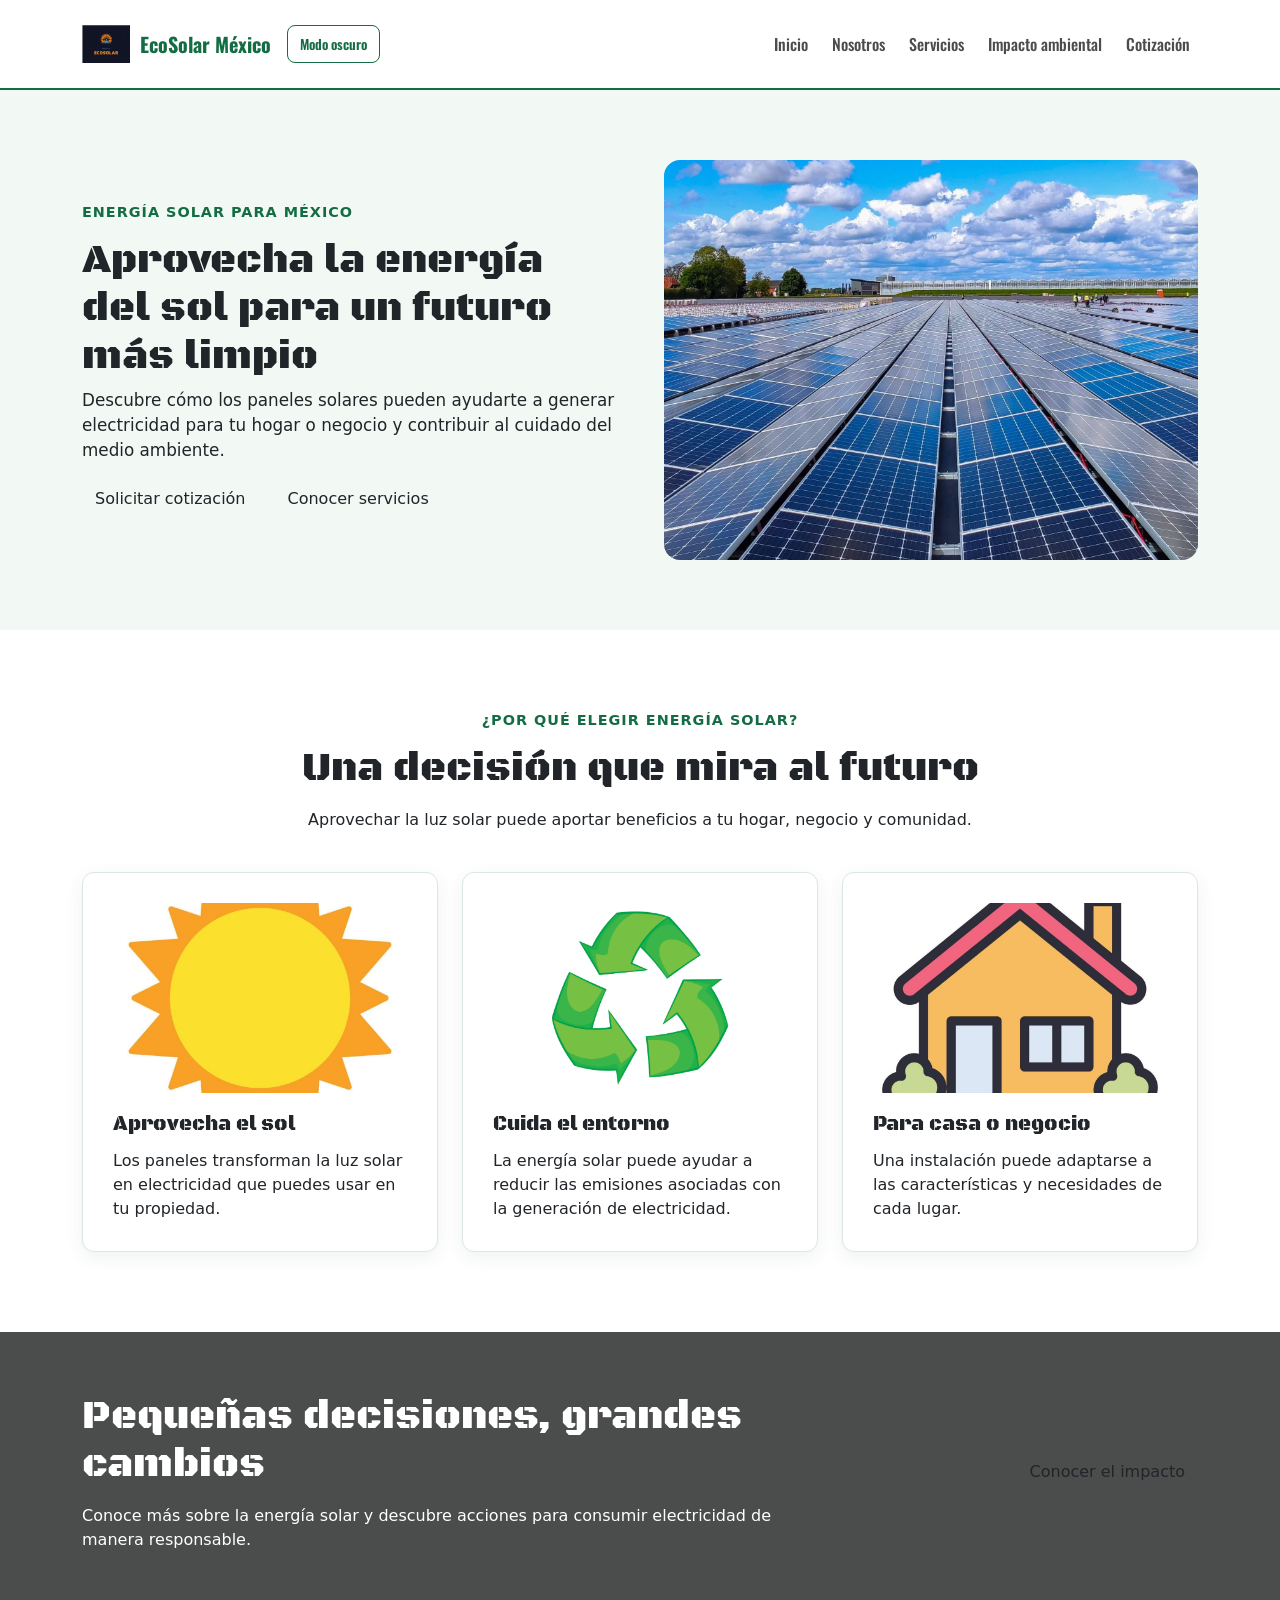
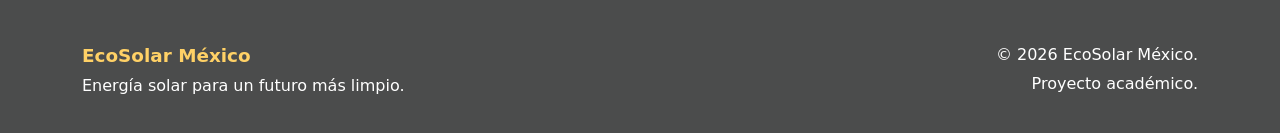
<file: index.html>
<!DOCTYPE html>
<html lang="es">
<head>
    <meta charset="UTF-8">
    <meta name="viewport" content="width=device-width, initial-scale=1.0">
    <meta name="author" content="Pavel Joel Angeles Mendoza">
    <meta name="description" content="EcoSolar México: paneles solares y cuidado del medio ambiente.">
    <title>Inicio | EcoSolar México</title>
    <link rel="stylesheet" href="css\estilos.css">
    <link rel="preconnect" href="https://fonts.googleapis.com">
    <link rel="preconnect" href="https://fonts.gstatic.com" crossorigin>
    <link href="https://fonts.googleapis.com/css2?family=Poppins:wght@400;500;600;700&display=swap" rel="stylesheet">
    <link href="https://cdn.jsdelivr.net/npm/bootstrap@5.3.3/dist/css/bootstrap.min.css" rel="stylesheet">
    <link rel="preconnect" href="https://fonts.googleapis.com">
    <link rel="preconnect" href="https://fonts.gstatic.com" crossorigin>
    <link href="https://fonts.googleapis.com/css2?family=Black+Ops+One&family=Isometra&family=Oswald:wght@200..700&display=swap" rel="stylesheet">
</head>
<body>
    <header class="encabezado">
    <nav class="navbar navbar-expand-lg" aria-label="Navegación principal">
        <div class="container">

           
           
            <a class="navbar-brand marca" href="index.html">
             <img
                src="img/Captura de pantalla 2026-10-27 155059.png"
                class="logo"
                alt="Logo de EcoSolar México">
             <span>EcoSolar México</span>
            </a>
        <button
          type="button"
          class="boton-modo"
          id="botonModo"
          aria-pressed="false">
          Modo oscuro
        </button>
        
    <button
        class="navbar-toggler"
        type="button"
        data-bs-toggle="collapse"
        data-bs-target="#menuPrincipal"
        aria-controls="menuPrincipal"
        aria-expanded="false"
        aria-label="Abrir o cerrar menú">

     <span class="navbar-toggler-icon"></span>
    </button>

            <div class="collapse navbar-collapse" id="menuPrincipal">
                <ul class="navbar-nav ms-auto align-items-lg-center">
                    <li class="nav-item">
                        <a class="nav-link" href="index.html">
                            Inicio
                        </a>
                    </li>

                    <li class="nav-item">
                        <a class="nav-link" href="nosotros.html">
                            Nosotros
                        </a>
                    </li>

                    <li class="nav-item">
                        <a class="nav-link" href="servicios.html">
                            Servicios
                        </a>
                    </li>

                    <li class="nav-item">
                        <a class="nav-link" href="impacto.html">
                            Impacto ambiental
                        </a>
                    </li>

                    <li class="nav-item">
                        <a class="nav-link" href="cotizacion.html">
                            Cotización
                        </a>
                    </li>
                </ul>
            </div>

        </div>
    </nav>
</header>

    <main>
    <section class="portada">
        <div class="container">
            <div class="row align-items-center g-5">

                <div class="col-12 col-lg-6">
                    <p class="etiqueta-portada">
                        Energía solar para México
                    </p>

                    <h1>
                        Aprovecha la energía del sol para un futuro más limpio
                    </h1>

                    <p class="texto-portada">
                        Descubre cómo los paneles solares pueden ayudarte
                        a generar electricidad para tu hogar o negocio y
                        contribuir al cuidado del medio ambiente.
                    </p>

                    <div class="d-flex flex-wrap gap-3">
                        <a href="cotizacion.html" class="btn btn-ecosolar">
                            Solicitar cotización
                        </a>

                        <a href="servicios.html" class="btn boton-secundario">
                            Conocer servicios
                        </a>
                    </div>
                </div>

                <div class="col-12 col-lg-6">
                    <img
                        src="img/Instalacion-de-paneles-solares-industriales.jpg"
                        class="imagen-portada"
                        alt="Paneles solares instalados bajo la luz del sol">
                </div>

            </div>
        </div>
    </section>

    <section class="beneficios">
        <div class="container">

            <div class="encabezado-seccion">
                <p class="etiqueta-seccion">¿POR QUÉ ELEGIR ENERGÍA SOLAR?</p>
                <h2>Una decisión que mira al futuro</h2>
                <p>
                    Aprovechar la luz solar puede aportar beneficios
                    a tu hogar, negocio y comunidad.
                </p>
            </div>

            <div class="row g-4">

                <div class="col-12 col-md-6 col-lg-4">
                    <article class="tarjeta-beneficio">
                        <img src="img/9635c1f5efd626c81107e687a857472a.jpg" class="imagen-card" alt="Instalación de paneles solares en una casa" loading="lazy">
                        <h3>Aprovecha el sol</h3>
                        <p>
                            Los paneles transforman la luz solar en
                            electricidad que puedes usar en tu propiedad.
                        </p>
                    </article>
                </div>

                <div class="col-12 col-md-6 col-lg-4">
                    <article class="tarjeta-beneficio">
                        <img src="img/reci.jpg" class="imagen-card" alt="Instalación de paneles solares en una casa" loading="lazy">
                        <h3>Cuida el entorno</h3>
                        <p>
                            La energía solar puede ayudar a reducir
                            las emisiones asociadas con la generación
                            de electricidad.
                        </p>
                    </article>
                </div>

                <div class="col-12 col-md-6 col-lg-4">
                    <article class="tarjeta-beneficio">
                       <img src="img/d8786dec726c5fb15a66a74c75a04124.jpg" class="imagen-card" alt="Instalación de paneles solares en una casa" loading="lazy">
                        <h3>Para casa o negocio</h3>
                        <p>
                            Una instalación puede adaptarse a las
                            características y necesidades de cada lugar.
                        </p>
                    </article>
                </div>

            </div>
        </div>
    </section>
    <section class="invitacion">
        <div class="container">
            <div class="row align-items-center g-4">

                <div class="col-12 col-lg-8">
                    <h2>Pequeñas decisiones, grandes cambios</h2>
                    <p>
                        Conoce más sobre la energía solar y descubre
                        acciones para consumir electricidad de manera
                        responsable.
                    </p>
                </div>

                <div class="col-12 col-lg-4 text-lg-end">
                    <a href="impacto.html" class="btn btn-amarillo">
                        Conocer el impacto
                    </a>
                </div>

            </div>
        </div>
    </section>
</main>

    <footer class="pie-pagina">
    <div class="container">
        <div class="row align-items-center">

            <div class="col-12 col-md-6 text-center text-md-start">
                <p class="nombre-pie">EcoSolar México</p>
                <p>Energía solar para un futuro más limpio.</p>
            </div>

            <div class="col-12 col-md-6 text-center text-md-end">
                <p>&copy; 2026 EcoSolar México.</p>
                <p>Proyecto académico.</p>
            </div>

        </div>
    </div>
</footer>
       <script src="js/script.js" defer></script>

    <script src="https://cdn.jsdelivr.net/npm/bootstrap@5.3.3/dist/js/bootstrap.bundle.min.js"></script>
</body>
</html>
</file>
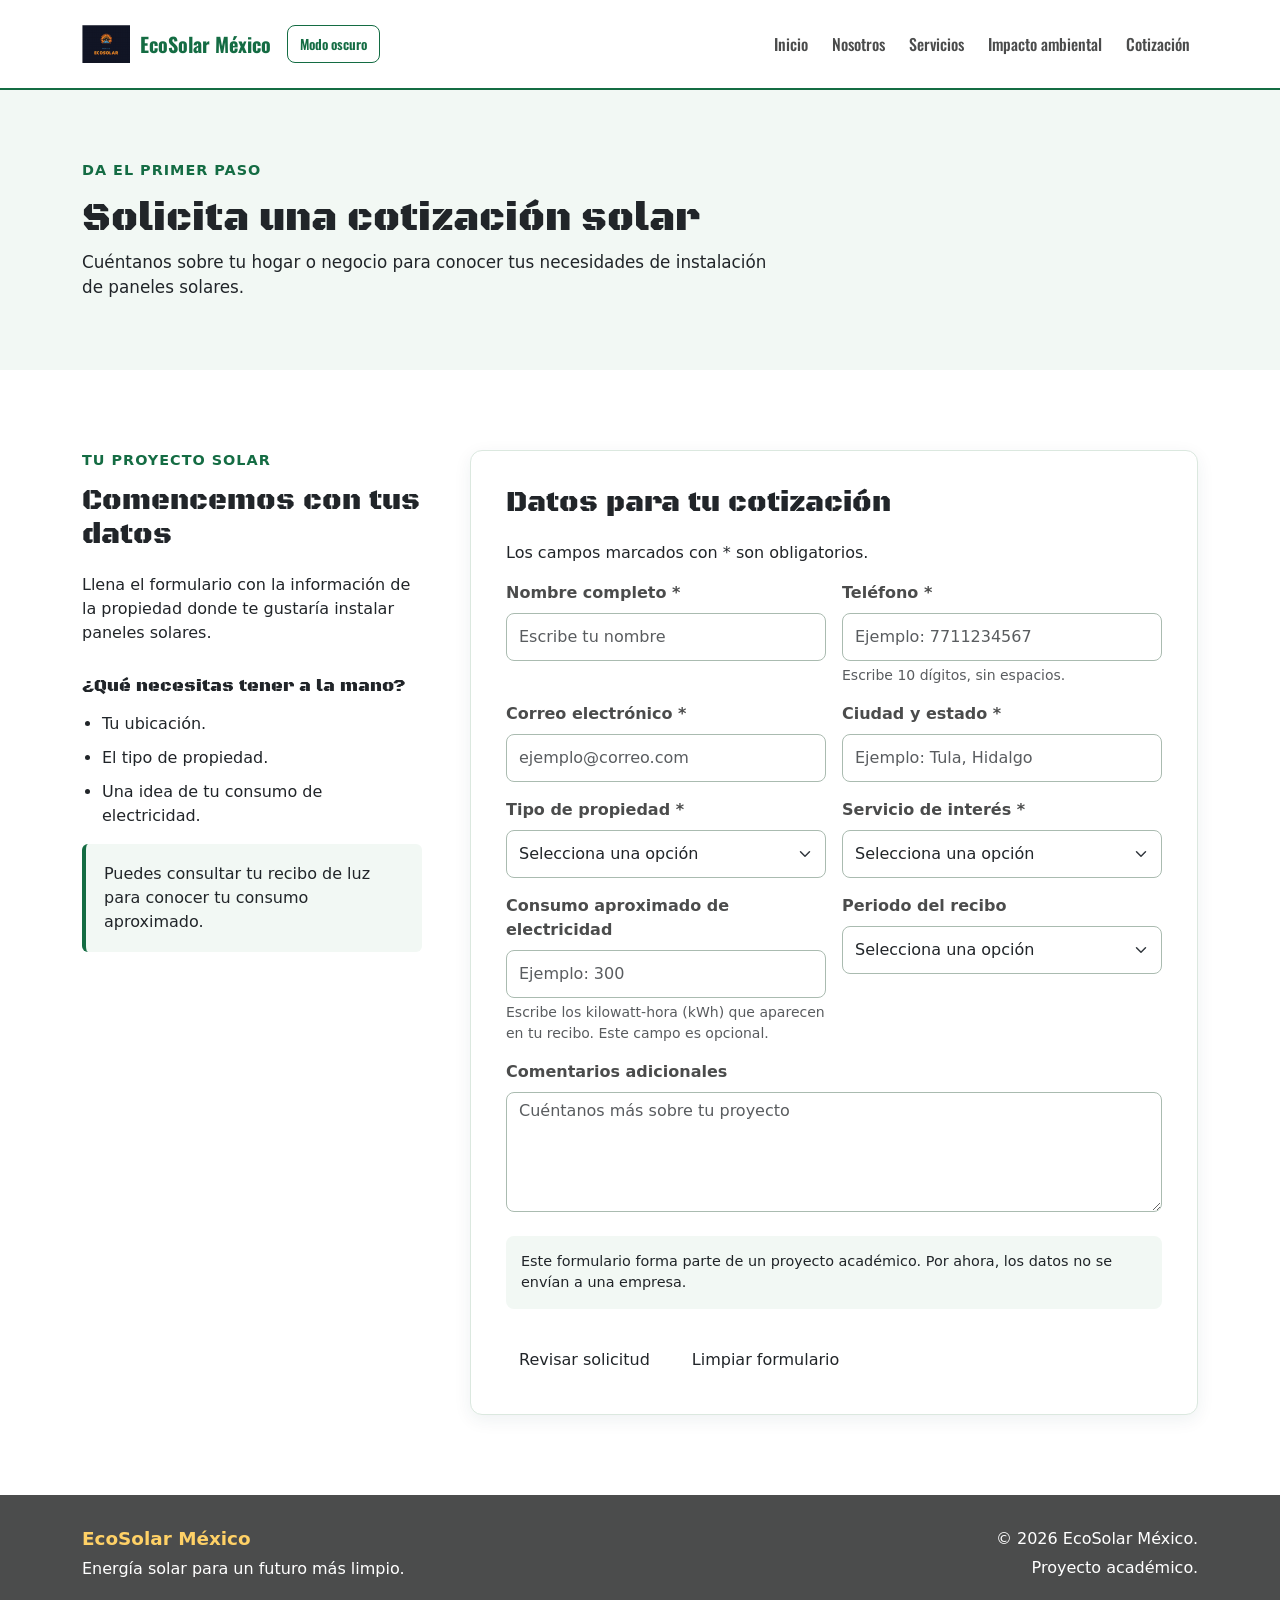
<file: cotizacion.html>
<!DOCTYPE html>
<html lang="es">
<head>
    <meta charset="UTF-8">
    <meta name="viewport" content="width=device-width, initial-scale=1.0">
    <meta name="author" content="Pavel Joel Angeles Mendoza">
    <meta name="description" content="EcoSolar México: paneles solares y cuidado del medio ambiente.">
    <title>Inicio | EcoSolar México</title>
    <link rel="stylesheet" href="css/estilos.css">
    <link rel="preconnect" href="https://fonts.googleapis.com">
    <link rel="preconnect" href="https://fonts.gstatic.com" crossorigin>
    <link href="https://fonts.googleapis.com/css2?family=Poppins:wght@400;500;600;700&display=swap" rel="stylesheet">
    <link href="https://cdn.jsdelivr.net/npm/bootstrap@5.3.3/dist/css/bootstrap.min.css" rel="stylesheet">
    <link rel="preconnect" href="https://fonts.googleapis.com">
    <link rel="preconnect" href="https://fonts.gstatic.com" crossorigin>
    <link href="https://fonts.googleapis.com/css2?family=Black+Ops+One&family=Isometra&family=Oswald:wght@200..700&display=swap" rel="stylesheet">
</head>
<body>
    <header class="encabezado">
    <nav class="navbar navbar-expand-lg" aria-label="Navegación principal">
        <div class="container">

            <a class="navbar-brand marca" href="index.html">
             <img
                src="img/Captura de pantalla 2026-10-27 155059.png"
                class="logo"
                alt="Logo de EcoSolar México">
             <span>EcoSolar México</span>
            </a>

            
             <button
          type="button"
          class="boton-modo"
          id="botonModo"
          aria-pressed="false">
         Modo oscuro
        </button>
                  
    <button
        class="navbar-toggler"
        type="button"
        data-bs-toggle="collapse"
        data-bs-target="#menuPrincipal"
        aria-controls="menuPrincipal"
        aria-expanded="false"
        aria-label="Abrir o cerrar menú">

     <span class="navbar-toggler-icon"></span>
    </button>

            
            <div class="collapse navbar-collapse" id="menuPrincipal">
                <ul class="navbar-nav ms-auto align-items-lg-center">
                    <li class="nav-item">
                        <a class="nav-link" href="index.html">
                            Inicio
                        </a>
                    </li>

                    <li class="nav-item">
                        <a class="nav-link" href="nosotros.html">
                            Nosotros
                        </a>
                    </li>

                    <li class="nav-item">
                        <a class="nav-link" href="servicios.html">
                            Servicios
                        </a>
                    </li>

                    <li class="nav-item">
                        <a class="nav-link" href="impacto.html">
                            Impacto ambiental
                        </a>
                    </li>

                    <li class="nav-item">
                        <a class="nav-link" href="cotizacion.html">
                            Cotización
                        </a>
                    </li>
                </ul>
            </div>

        </div>
    </nav>
</header>

    <main>
  
    <section class="pagina-encabezado">
        <div class="container">
            <p class="etiqueta-seccion">DA EL PRIMER PASO</p>

            <h1>Solicita una cotización solar</h1>

            <p>
                Cuéntanos sobre tu hogar o negocio para conocer tus
                necesidades de instalación de paneles solares.
            </p>
        </div>
    </section>

    <section class="cotizacion-seccion">
        <div class="container">
            <div class="row g-5">

                <div class="col-12 col-lg-4">
                    <div class="informacion-cotizacion">
                        <p class="etiqueta-seccion">TU PROYECTO SOLAR</p>

                        <h2>Comencemos con tus datos</h2>

                        <p>
                            Llena el formulario con la información de
                            la propiedad donde te gustaría instalar
                            paneles solares.
                        </p>

                        <h3>¿Qué necesitas tener a la mano?</h3>

                        <ul>
                            <li>Tu ubicación.</li>
                            <li>El tipo de propiedad.</li>
                            <li>Una idea de tu consumo de electricidad.</li>
                        </ul>

                        <p class="nota-cotizacion">
                            Puedes consultar tu recibo de luz para
                            conocer tu consumo aproximado.
                        </p>
                    </div>
                </div>

               
                <div class="col-12 col-lg-8">
                    <form id="formularioCotizacion" class="formulario-cotizacion">
                        <h2>Datos para tu cotización</h2>

                        <p>
                            Los campos marcados con
                            <span aria-hidden="true">*</span>
                            <span class="visually-hidden">un asterisco</span>
                            son obligatorios.
                        </p>

                        <div class="row g-3">

                            
                            <div class="col-12 col-md-6">
                                <label for="nombre" class="form-label">
                                    Nombre completo *
                                </label>

                                <input
                                    type="text"
                                    class="form-control"
                                    id="nombre"
                                    name="nombre"
                                    placeholder="Escribe tu nombre"
                                    autocomplete="name"
                                    minlength="3"
                                    maxlength="80"
                                    required>
                            </div>

                            <div class="col-12 col-md-6">
                                <label for="telefono" class="form-label">
                                    Teléfono *
                                </label>

                                <input
                                    type="tel"
                                    class="form-control"
                                    id="telefono"
                                    name="telefono"
                                    placeholder="Ejemplo: 7711234567"
                                    autocomplete="tel"
                                    inputmode="numeric"
                                    pattern="[0-9]{10}"
                                    title="Escribe un número de teléfono de 10 dígitos."
                                    required>

                                <div class="form-text">
                                    Escribe 10 dígitos, sin espacios.
                                </div>
                            </div>

                           
                            <div class="col-12 col-md-6">
                                <label for="correo" class="form-label">
                                    Correo electrónico *
                                </label>

                                <input
                                    type="email"
                                    class="form-control"
                                    id="correo"
                                    name="correo"
                                    placeholder="ejemplo@correo.com"
                                    autocomplete="email"
                                    maxlength="100"
                                    required>
                            </div>

                            <div class="col-12 col-md-6">
                                <label for="ubicacion" class="form-label">
                                    Ciudad y estado *
                                </label>

                                <input
                                    type="text"
                                    class="form-control"
                                    id="ubicacion"
                                    name="ubicacion"
                                    placeholder="Ejemplo: Tula, Hidalgo"
                                    minlength="3"
                                    maxlength="100"
                                    required>
                            </div>

                            <div class="col-12 col-md-6">
                                <label for="propiedad" class="form-label">
                                    Tipo de propiedad *
                                </label>

                                <select
                                    class="form-select"
                                    id="propiedad"
                                    name="propiedad"
                                    required>

                                    <option value="">Selecciona una opción</option>
                                    <option value="hogar">Hogar</option>
                                    <option value="negocio">Negocio</option>
                                    <option value="otra">Otra propiedad</option>
                                </select>
                            </div>

                            <div class="col-12 col-md-6">
                                <label for="servicio" class="form-label">
                                    Servicio de interés *
                                </label>

                                <select
                                    class="form-select"
                                    id="servicio"
                                    name="servicio"
                                    required>

                                    <option value="">Selecciona una opción</option>
                                    <option value="instalacion">Instalación de paneles</option>
                                    <option value="mantenimiento">Mantenimiento</option>
                                    <option value="informacion">Solicitar información</option>
                                </select>
                            </div>

                            <div class="col-12 col-md-6">
                                <label for="consumo" class="form-label">
                                    Consumo aproximado de electricidad
                                </label>

                                <input
                                    type="number"
                                    class="form-control"
                                    id="consumo"
                                    name="consumo"
                                    placeholder="Ejemplo: 300"
                                    min="1"
                                    step="1"
                                    aria-describedby="ayudaConsumo">

                                <div id="ayudaConsumo" class="form-text">
                                    Escribe los kilowatt-hora (kWh) que aparecen
                                    en tu recibo. Este campo es opcional.
                                </div>
                            </div>

                            <div class="col-12 col-md-6">
                                <label for="periodo" class="form-label">
                                    Periodo del recibo
                                </label>

                                <select
                                    class="form-select"
                                    id="periodo"
                                    name="periodo">

                                    <option value="">Selecciona una opción</option>
                                    <option value="mensual">Mensual</option>
                                    <option value="bimestral">Bimestral</option>
                                    <option value="no-se">No lo sé</option>
                                </select>
                            </div>

                            <div class="col-12">
                                <label for="comentarios" class="form-label">
                                    Comentarios adicionales
                                </label>

                                <textarea
                                    class="form-control"
                                    id="comentarios"
                                    name="comentarios"
                                    rows="4"
                                    maxlength="500"
                                    placeholder="Cuéntanos más sobre tu proyecto"></textarea>
                            </div>

                            <div class="col-12">
                                <p class="aviso-formulario">
                                    Este formulario forma parte de un proyecto
                                    académico. Por ahora, los datos no se envían
                                    a una empresa.
                                </p>
                            </div>

                            <div class="col-12">
                                <div
                                    id="mensajeFormulario"
                                    role="status"
                                    aria-live="polite"></div>
                            </div>

                            <div class="col-12 d-flex flex-wrap gap-3">
                                <button type="submit" class="btn btn-ecosolar">
                                    Revisar solicitud
                                </button>

                                <button type="reset" class="btn boton-secundario">
                                    Limpiar formulario
                                </button>
                            </div>

                        </div>
                    </form>
                </div>

            </div>
        </div>
    </section>
</main>

    <footer class="pie-pagina">
    <div class="container">
        <div class="row align-items-center">

            <div class="col-12 col-md-6 text-center text-md-start">
                <p class="nombre-pie">EcoSolar México</p>
                <p>Energía solar para un futuro más limpio.</p>
            </div>

            <div class="col-12 col-md-6 text-center text-md-end">
                <p>&copy; 2026 EcoSolar México.</p>
                <p>Proyecto académico.</p>
            </div>

        </div>
    </div>
    <script src="js/script.js" defer></script>

    <script src="https://cdn.jsdelivr.net/npm/bootstrap@5.3.3/dist/js/bootstrap.bundle.min.js"></script>
</body>
</html>
</file>
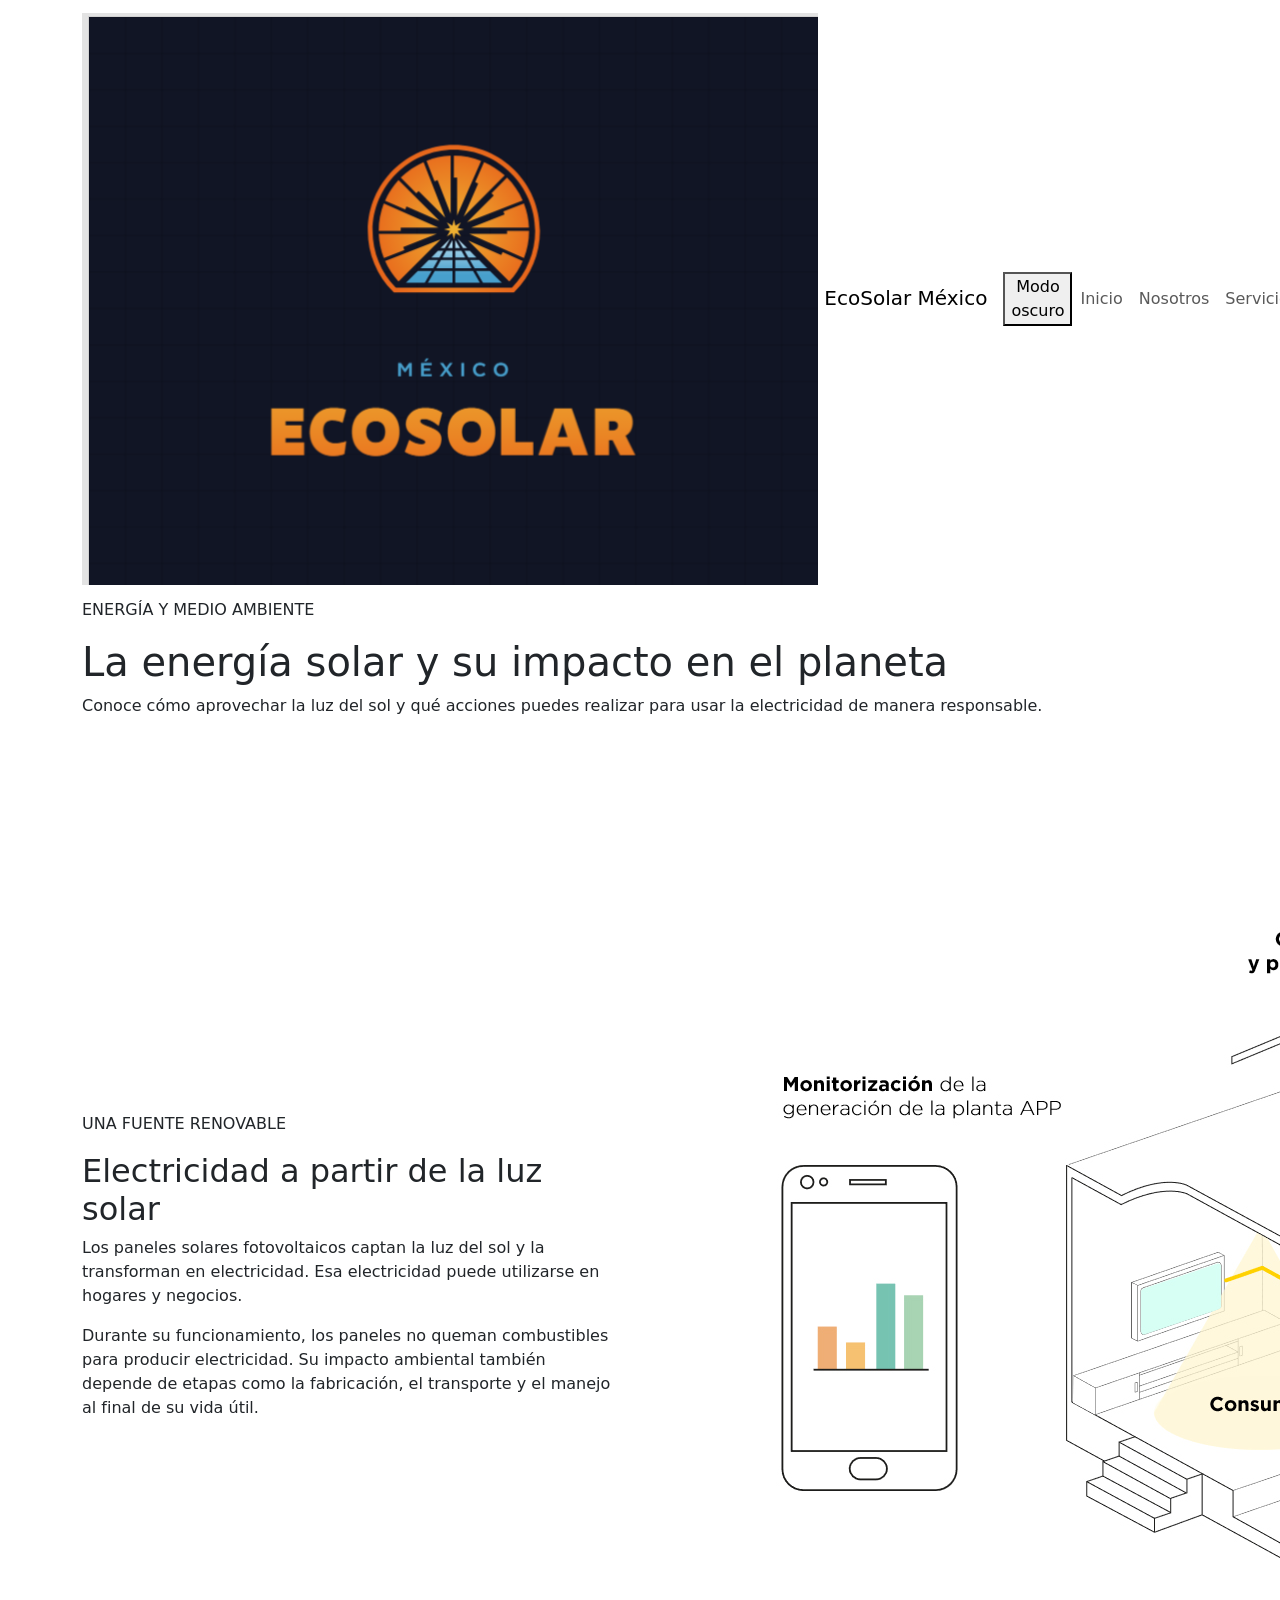
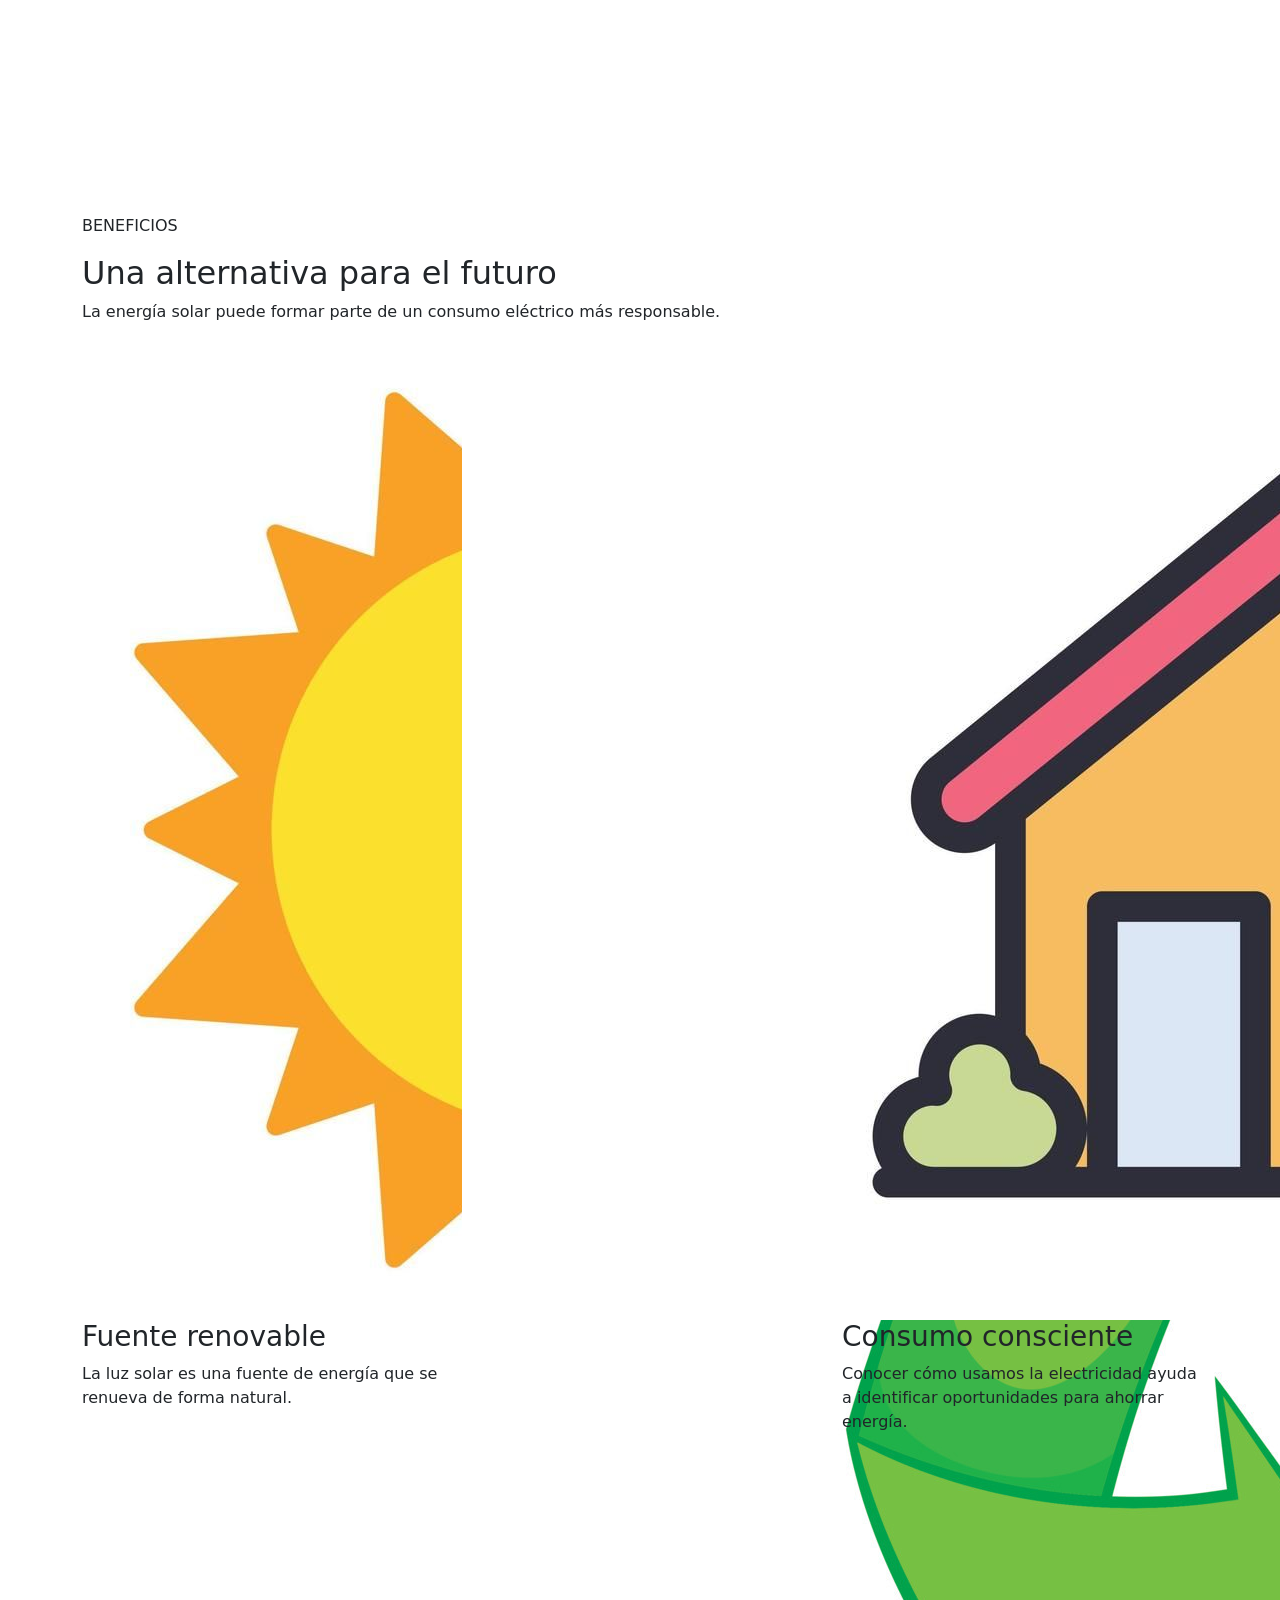
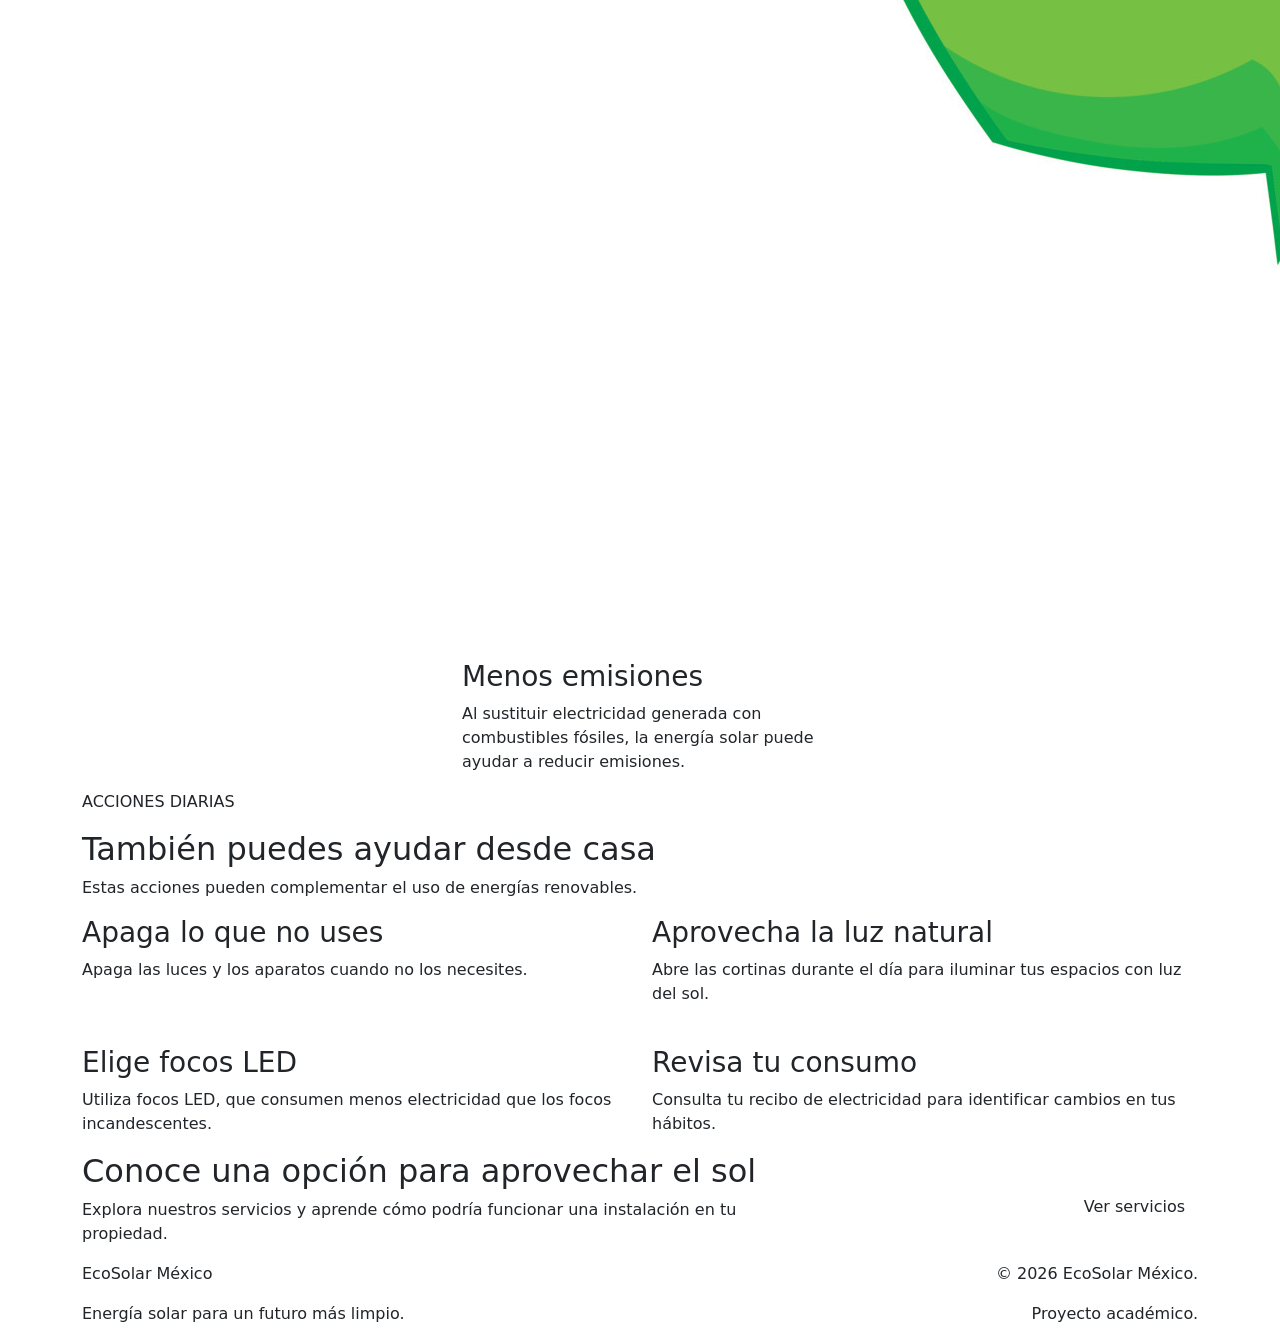
<file: impacto.html>
<!DOCTYPE html>
<html lang="es">
<head>
    <meta charset="UTF-8">
    <meta name="viewport" content="width=device-width, initial-scale=1.0">
    <meta name="author" content="Pavel Joel Angeles Mendoza">
    <meta name="description" content="EcoSolar México: paneles solares y cuidado del medio ambiente.">
    <title>Inicio | EcoSolar México</title>
    <link rel="stylesheet" href="C:\UTTT\sSOLAR\css\estilos.css">
    <link rel="preconnect" href="https://fonts.googleapis.com">
    <link rel="preconnect" href="https://fonts.gstatic.com" crossorigin>
    <link href="https://fonts.googleapis.com/css2?family=Poppins:wght@400;500;600;700&display=swap" rel="stylesheet">
    <link href="https://cdn.jsdelivr.net/npm/bootstrap@5.3.3/dist/css/bootstrap.min.css" rel="stylesheet">
    <link rel="preconnect" href="https://fonts.googleapis.com">
    <link rel="preconnect" href="https://fonts.gstatic.com" crossorigin>
    <link href="https://fonts.googleapis.com/css2?family=Black+Ops+One&family=Isometra&family=Oswald:wght@200..700&display=swap" rel="stylesheet">
</head>
<body>
   <header class="encabezado">
    <nav class="navbar navbar-expand-lg" aria-label="Navegación principal">
        <div class="container">

            
            <a class="navbar-brand marca" href="index.html">
             <img
                src="img/Captura de pantalla 2026-10-27 155059.png"
                class="logo"
                alt="Logo de EcoSolar México">
             <span>EcoSolar México</span>
            </a>

            
            <button
          type="button"
          class="boton-modo"
          id="botonModo"
          aria-pressed="false">
         Modo oscuro
        </button>
                  
    <button
        class="navbar-toggler"
        type="button"
        data-bs-toggle="collapse"
        data-bs-target="#menuPrincipal"
        aria-controls="menuPrincipal"
        aria-expanded="false"
        aria-label="Abrir o cerrar menú">

     <span class="navbar-toggler-icon"></span>
    </button>

            <div class="collapse navbar-collapse" id="menuPrincipal">
                <ul class="navbar-nav ms-auto align-items-lg-center">
                    <li class="nav-item">
                        <a class="nav-link" href="index.html">
                            Inicio
                        </a>
                    </li>

                    <li class="nav-item">
                        <a class="nav-link" href="nosotros.html">
                            Nosotros
                        </a>
                    </li>

                    <li class="nav-item">
                        <a class="nav-link" href="servicios.html">
                            Servicios
                        </a>
                    </li>

                    <li class="nav-item">
                        <a class="nav-link" href="impacto.html">
                            Impacto ambiental
                        </a>
                    </li>

                    <li class="nav-item">
                        <a class="nav-link" href="cotizacion.html">
                            Cotización
                        </a>
                    </li>
                </ul>
            </div>

        </div>
    </nav>
</header>

    <main>

    <section class="pagina-encabezado">
        <div class="container">
            <p class="etiqueta-seccion">ENERGÍA Y MEDIO AMBIENTE</p>

            <h1>La energía solar y su impacto en el planeta</h1>

            <p>
                Conoce cómo aprovechar la luz del sol y qué acciones
                puedes realizar para usar la electricidad de manera responsable.
            </p>
        </div>
    </section>

    <section class="impacto-seccion">
        <div class="container">
            <div class="row align-items-center g-5">

                <div class="col-12 col-lg-6">
                    <p class="etiqueta-seccion">UNA FUENTE RENOVABLE</p>

                    <h2>Electricidad a partir de la luz solar</h2>

                    <p>
                        Los paneles solares fotovoltaicos captan la luz
                        del sol y la transforman en electricidad. Esa
                        electricidad puede utilizarse en hogares y negocios.
                    </p>

                    <p>
                        Durante su funcionamiento, los paneles no queman
                        combustibles para producir electricidad. Su impacto
                        ambiental también depende de etapas como la
                        fabricación, el transporte y el manejo al final
                        de su vida útil.
                    </p>
                </div>

                <div class="col-12 col-lg-6">
                    <img
                        src="img/esquema-jpg.png"
                        class="imagen-impacto"
                        alt="Paneles solares en un paisaje rodeado de naturaleza">
                </div>

            </div>
        </div>
    </section>

    <section class="impacto-beneficios">
        <div class="container">

            <div class="encabezado-seccion">
                <p class="etiqueta-seccion">BENEFICIOS</p>
                <h2>Una alternativa para el futuro</h2>
                <p>
                    La energía solar puede formar parte de un consumo
                    eléctrico más responsable.
                </p>
            </div>

            <div class="row g-4">

                <div class="col-12 col-md-6 col-lg-4">
                    <article class="tarjeta-impacto">
                          <img src="img/9635c1f5efd626c81107e687a857472a.jpg"class="imagen-card"  alt="Instalación de paneles solares en una casa"loading="lazy">
                        <h3>Fuente renovable</h3>
                        <p>
                            La luz solar es una fuente de energía que
                            se renueva de forma natural.
                        </p>
                    </article>
                </div>

                <div class="col-12 col-md-6 col-lg-4">
                    <article class="tarjeta-impacto">
                          <img src="img/reci.jpg"class="imagen-card"  alt="Instalación de paneles solares en una casa"loading="lazy">
                        <h3>Menos emisiones</h3>
                        <p>
                            Al sustituir electricidad generada con
                            combustibles fósiles, la energía solar puede
                            ayudar a reducir emisiones.
                        </p>
                    </article>
                </div>

                <div class="col-12 col-md-6 col-lg-4">
                    <article class="tarjeta-impacto">
                          <img src="img/d8786dec726c5fb15a66a74c75a04124.jpg"class="imagen-card"  alt="Instalación de paneles solares en una casa"loading="lazy">
                        <h3>Consumo consciente</h3>
                        <p>
                            Conocer cómo usamos la electricidad ayuda
                            a identificar oportunidades para ahorrar energía.
                        </p>
                    </article>
                </div>

            </div>
        </div>
    </section>

    <section class="consejos">
        <div class="container">

            <div class="encabezado-seccion">
                <p class="etiqueta-seccion">ACCIONES DIARIAS</p>
                <h2>También puedes ayudar desde casa</h2>
                <p>
                    Estas acciones pueden complementar el uso
                    de energías renovables.
                </p>
            </div>

            <div class="row g-4">

                <div class="col-12 col-md-6">
                    <article class="tarjeta-consejo">
                        <h3>Apaga lo que no uses</h3>
                        <p>
                            Apaga las luces y los aparatos cuando
                            no los necesites.
                        </p>
                    </article>
                </div>

                <div class="col-12 col-md-6">
                    <article class="tarjeta-consejo">
                        <h3>Aprovecha la luz natural</h3>
                        <p>
                            Abre las cortinas durante el día para
                            iluminar tus espacios con luz del sol.
                        </p>
                    </article>
                </div>

                <div class="col-12 col-md-6">
                    <article class="tarjeta-consejo">
                        <h3>Elige focos LED</h3>
                        <p>
                            Utiliza focos LED, que consumen menos
                            electricidad que los focos incandescentes.
                        </p>
                    </article>
                </div>

                <div class="col-12 col-md-6">
                    <article class="tarjeta-consejo">
                        <h3>Revisa tu consumo</h3>
                        <p>
                            Consulta tu recibo de electricidad para
                            identificar cambios en tus hábitos.
                        </p>
                    </article>
                </div>

            </div>
        </div>
    </section>

    <section class="invitacion">
        <div class="container">
            <div class="row align-items-center g-4">

                <div class="col-12 col-lg-8">
                    <h2>Conoce una opción para aprovechar el sol</h2>
                    <p>
                        Explora nuestros servicios y aprende cómo podría
                        funcionar una instalación en tu propiedad.
                    </p>
                </div>

                <div class="col-12 col-lg-4 text-lg-end">
                    <a href="servicios.html" class="btn btn-amarillo">
                        Ver servicios
                    </a>
                </div>

            </div>
        </div>
    </section>
</main>

    <footer class="pie-pagina">
    <div class="container">
        <div class="row align-items-center">

            <div class="col-12 col-md-6 text-center text-md-start">
               <p class="nombre-pie">EcoSolar México</p>
                <p>Energía solar para un futuro más limpio.</p>
            </div>

            <div class="col-12 col-md-6 text-center text-md-end">
                <p>&copy; 2026 EcoSolar México.</p>
                <p>Proyecto académico.</p>
            </div>

        </div>
    </div>
    <script src="js/script.js" defer></script>

    <script src="https://cdn.jsdelivr.net/npm/bootstrap@5.3.3/dist/js/bootstrap.bundle.min.js"></script>
</body>
</html>
</file>
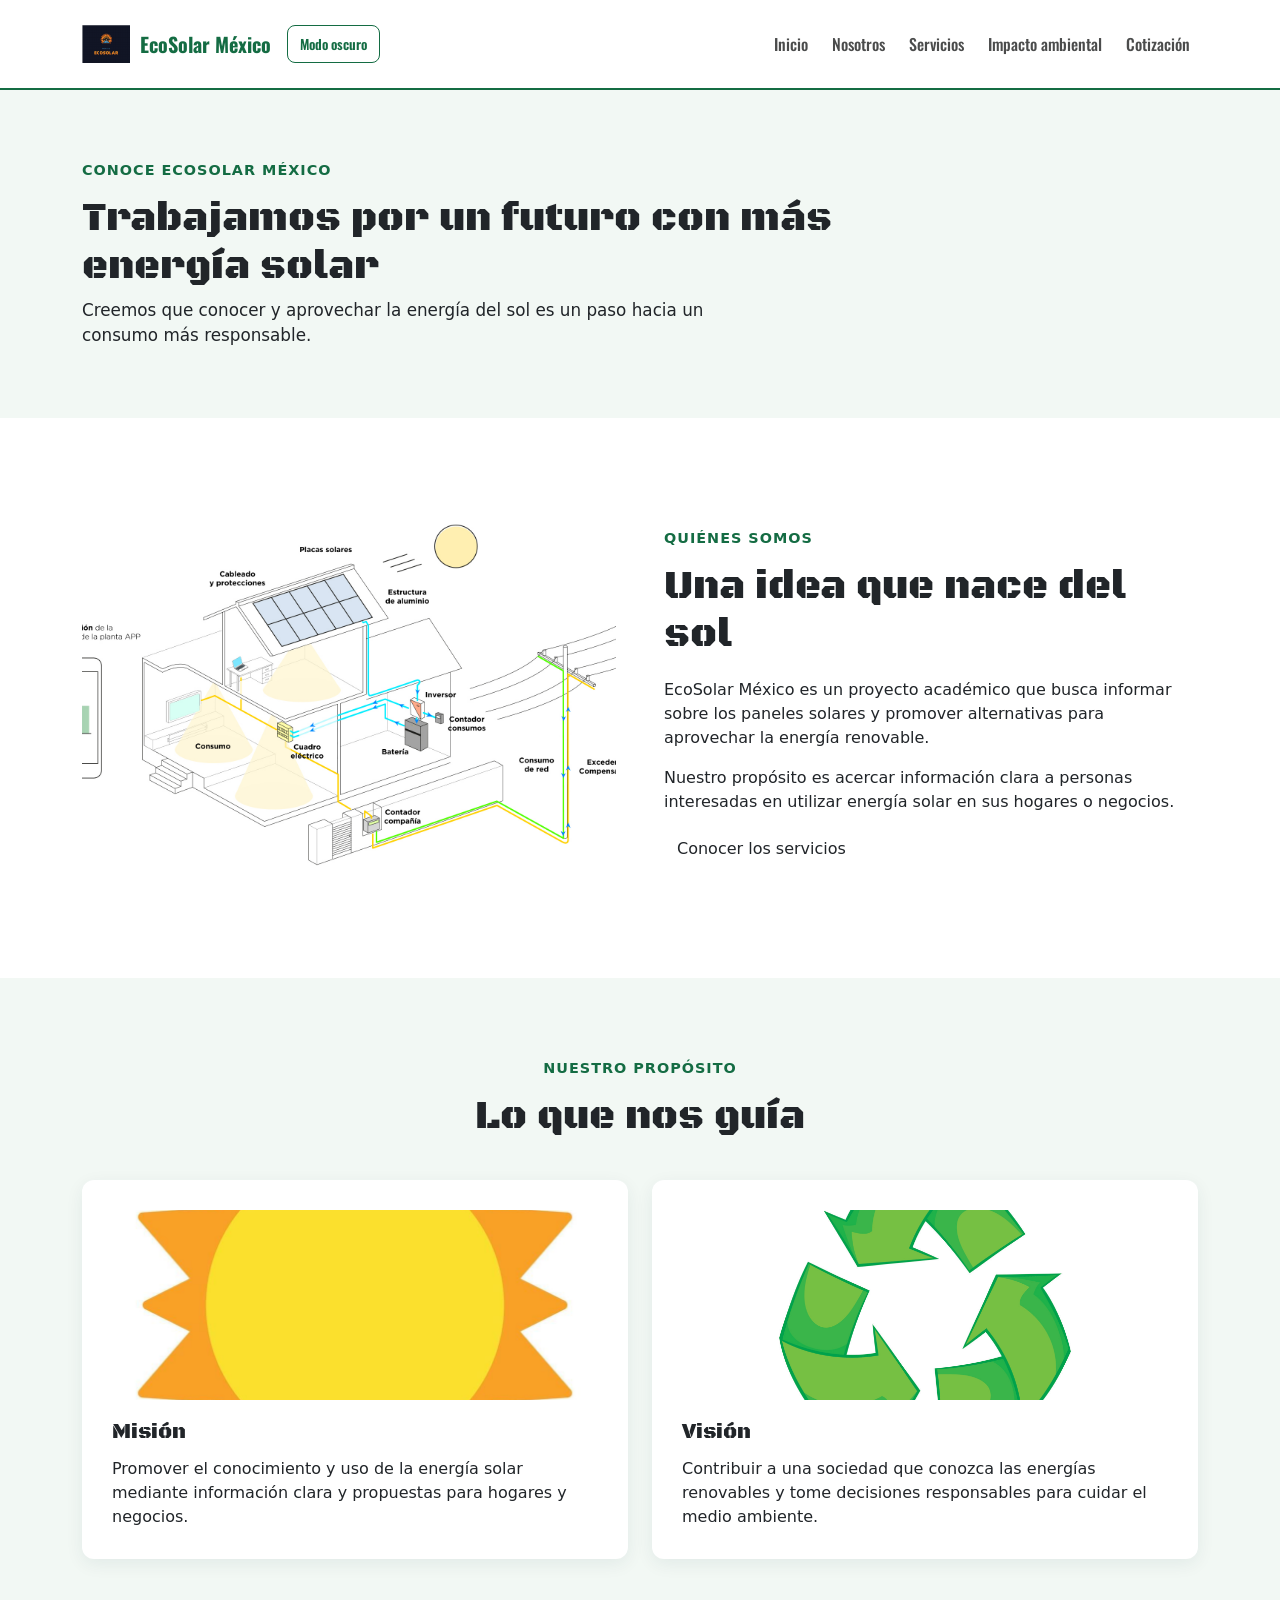
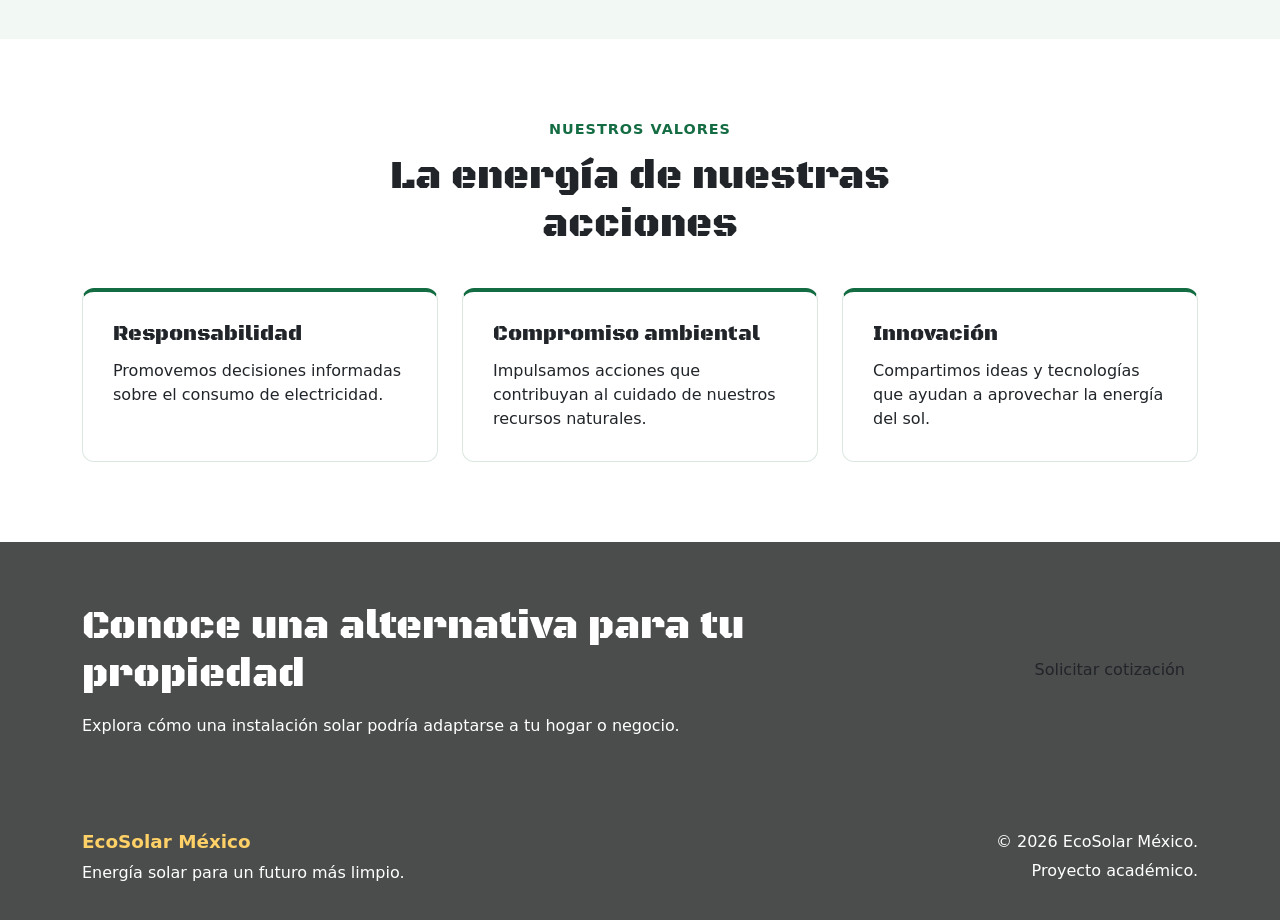
<file: nosotros.html>
<!DOCTYPE html>
<html lang="es">
<head>
    <meta charset="UTF-8">
    <meta name="viewport" content="width=device-width, initial-scale=1.0">
    <meta name="author" content="Pavel Joel Angeles Mendoza">
    <meta name="description" content="EcoSolar México: paneles solares y cuidado del medio ambiente.">
    <title>Inicio | EcoSolar México</title>
    <link rel="stylesheet" href="css/estilos.css">
    <link rel="preconnect" href="https://fonts.googleapis.com">
    <link rel="preconnect" href="https://fonts.gstatic.com" crossorigin>
    <link href="https://fonts.googleapis.com/css2?family=Poppins:wght@400;500;600;700&display=swap" rel="stylesheet">
    <link href="https://cdn.jsdelivr.net/npm/bootstrap@5.3.3/dist/css/bootstrap.min.css" rel="stylesheet">
    <link rel="preconnect" href="https://fonts.googleapis.com">
    <link rel="preconnect" href="https://fonts.gstatic.com" crossorigin>
    <link href="https://fonts.googleapis.com/css2?family=Black+Ops+One&family=Isometra&family=Oswald:wght@200..700&display=swap" rel="stylesheet">
</head>
<body>
    <header class="encabezado">
    <nav class="navbar navbar-expand-lg" aria-label="Navegación principal">
        <div class="container">


            <a class="navbar-brand marca" href="index.html">
             <img
                src="img/Captura de pantalla 2026-10-27 155059.png"
                class="logo"
                alt="Logo de EcoSolar México">
             <span>EcoSolar México</span>
            </a>

         <button
          type="button"
          class="boton-modo"
          id="botonModo"
          aria-pressed="false">
          Modo oscuro
        </button>
                 
    <button
        class="navbar-toggler"
        type="button"
        data-bs-toggle="collapse"
        data-bs-target="#menuPrincipal"
        aria-controls="menuPrincipal"
        aria-expanded="false"
        aria-label="Abrir o cerrar menú">

     <span class="navbar-toggler-icon"></span>
    </button>

            <div class="collapse navbar-collapse" id="menuPrincipal">
                <ul class="navbar-nav ms-auto align-items-lg-center">
                    <li class="nav-item">
                        <a class="nav-link" href="index.html">
                            Inicio
                        </a>
                    </li>

                    <li class="nav-item">
                        <a class="nav-link" href="nosotros.html">
                            Nosotros
                        </a>
                    </li>

                    <li class="nav-item">
                        <a class="nav-link" href="servicios.html">
                            Servicios
                        </a>
                    </li>

                    <li class="nav-item">
                        <a class="nav-link" href="impacto.html">
                            Impacto ambiental
                        </a>
                    </li>

                    <li class="nav-item">
                        <a class="nav-link" href="cotizacion.html">
                            Cotización
                        </a>
                    </li>
                </ul>
            </div>

        </div>
    </nav>
</header>

   <main>
  
    <section class="pagina-encabezado">
        <div class="container">
            <p class="etiqueta-seccion">CONOCE ECOSOLAR MÉXICO</p>
            <h1>Trabajamos por un futuro con más energía solar</h1>
            <p>
                Creemos que conocer y aprovechar la energía del sol
                es un paso hacia un consumo más responsable.
            </p>
        </div>
    </section>

    <section class="nosotros-seccion">
        <div class="container">
            <div class="row align-items-center g-5">

                <div class="col-12 col-lg-6">
                    <img
                        src="img/esquema-jpg.png"
                        class="imagen-nosotros"
                        alt="Persona revisando paneles solares">
                </div>

                <div class="col-12 col-lg-6">
                    <p class="etiqueta-seccion">QUIÉNES SOMOS</p>
                    <h2>Una idea que nace del sol</h2>

                    <p>
                        EcoSolar México es un proyecto académico que busca
                        informar sobre los paneles solares y promover
                        alternativas para aprovechar la energía renovable.
                    </p>

                    <p>
                        Nuestro propósito es acercar información clara a
                        personas interesadas en utilizar energía solar
                        en sus hogares o negocios.
                    </p>

                    <a href="servicios.html" class="btn btn-ecosolar">
                        Conocer los servicios
                    </a>
                </div>

            </div>
        </div>
    </section>

    <section class="mision-vision">
        <div class="container">

            <div class="encabezado-seccion">
                <p class="etiqueta-seccion">NUESTRO PROPÓSITO</p>
                <h2>Lo que nos guía</h2>
            </div>

            <div class="row g-4">

                <div class="col-12 col-md-6">
                    <article class="tarjeta-proposito">
                        <img src="img/9635c1f5efd626c81107e687a857472a.jpg" class="imagen-card" alt="Instalación de paneles solares en una casa" loading="lazy">
                        <h3>Misión</h3>
                        <p>
                            Promover el conocimiento y uso de la energía
                            solar mediante información clara y propuestas
                            para hogares y negocios.
                        </p>
                    </article>
                </div>

                <div class="col-12 col-md-6">
                    <article class="tarjeta-proposito">
                     <img src="img/reci.jpg"class="imagen-card"  alt="Instalación de paneles solares en una casa"loading="lazy">
                        <h3>Visión</h3>
                        <p>
                            Contribuir a una sociedad que conozca las
                            energías renovables y tome decisiones
                            responsables para cuidar el medio ambiente.
                        </p>
                    </article>
                </div>

            </div>
        </div>
    </section>

    <section class="valores">
        <div class="container">

            <div class="encabezado-seccion">
                <p class="etiqueta-seccion">NUESTROS VALORES</p>
                <h2>La energía de nuestras acciones</h2>
            </div>

            <div class="row g-4">

                <div class="col-12 col-md-6 col-lg-4">
                    <article class="tarjeta-valor">
                        <h3>Responsabilidad</h3>
                        <p>
                            Promovemos decisiones informadas sobre el
                            consumo de electricidad.
                        </p>
                    </article>
                </div>

                <div class="col-12 col-md-6 col-lg-4">
                    <article class="tarjeta-valor">
                        <h3>Compromiso ambiental</h3>
                        <p>
                            Impulsamos acciones que contribuyan al cuidado
                            de nuestros recursos naturales.
                        </p>
                    </article>
                </div>

                <div class="col-12 col-md-6 col-lg-4">
                    <article class="tarjeta-valor">
                        <h3>Innovación</h3>
                        <p>
                            Compartimos ideas y tecnologías que ayudan
                            a aprovechar la energía del sol.
                        </p>
                    </article>
                </div>

            </div>
        </div>
    </section>

    <section class="invitacion">
        <div class="container">
            <div class="row align-items-center g-4">

                <div class="col-12 col-lg-8">
                    <h2>Conoce una alternativa para tu propiedad</h2>
                    <p>
                        Explora cómo una instalación solar podría adaptarse
                        a tu hogar o negocio.
                    </p>
                </div>

                <div class="col-12 col-lg-4 text-lg-end">
                    <a href="cotizacion.html" class="btn btn-amarillo">
                        Solicitar cotización
                    </a>
                </div>

            </div>
        </div>
    </section>
</main>

    <footer class="pie-pagina">
    <div class="container">
        <div class="row align-items-center">

            <div class="col-12 col-md-6 text-center text-md-start">
                <p class="nombre-pie">EcoSolar México</p>
                <p>Energía solar para un futuro más limpio.</p>
            </div>

            <div class="col-12 col-md-6 text-center text-md-end">
                <p>&copy; 2026 EcoSolar México.</p>
                <p>Proyecto académico.</p>
            </div>

        </div>
    </div>
    <script src="js/script.js" defer></script>

    <script src="https://cdn.jsdelivr.net/npm/bootstrap@5.3.3/dist/js/bootstrap.bundle.min.js"></script>
</body>
</html>
</file>
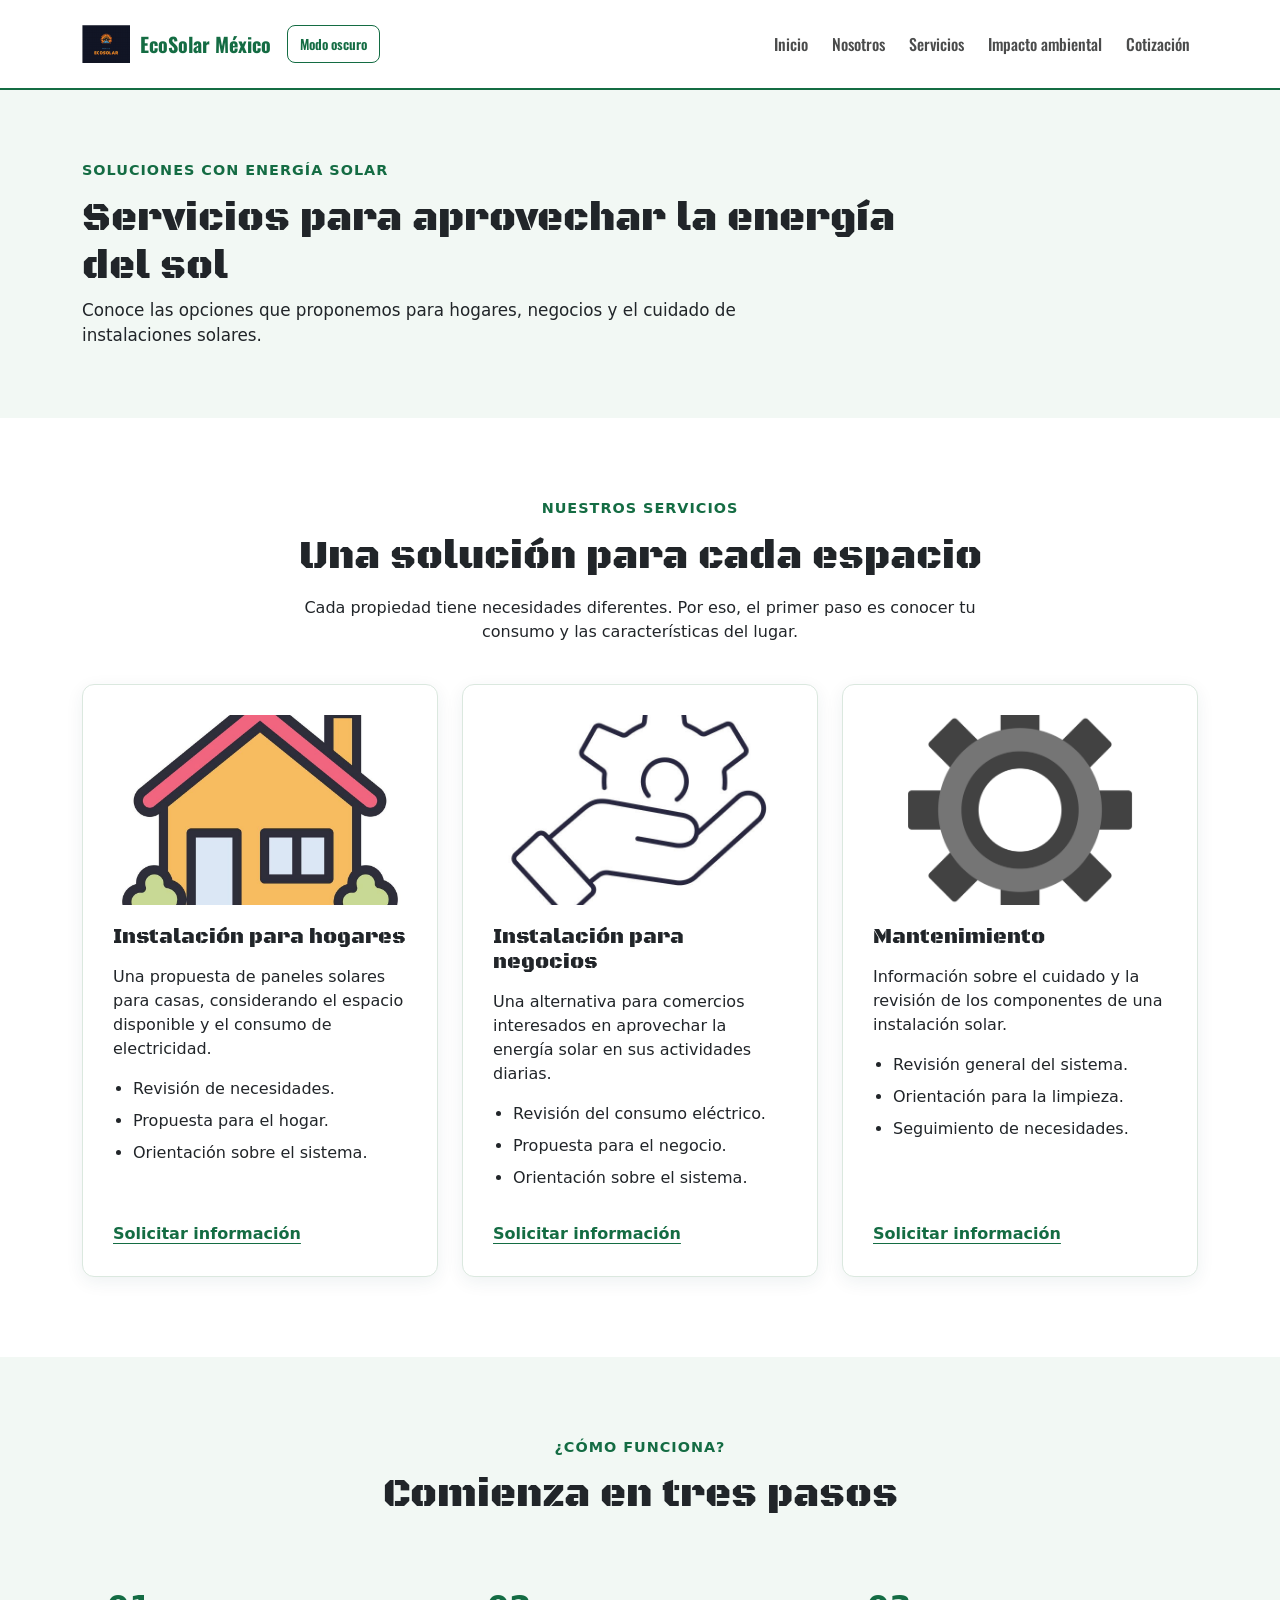
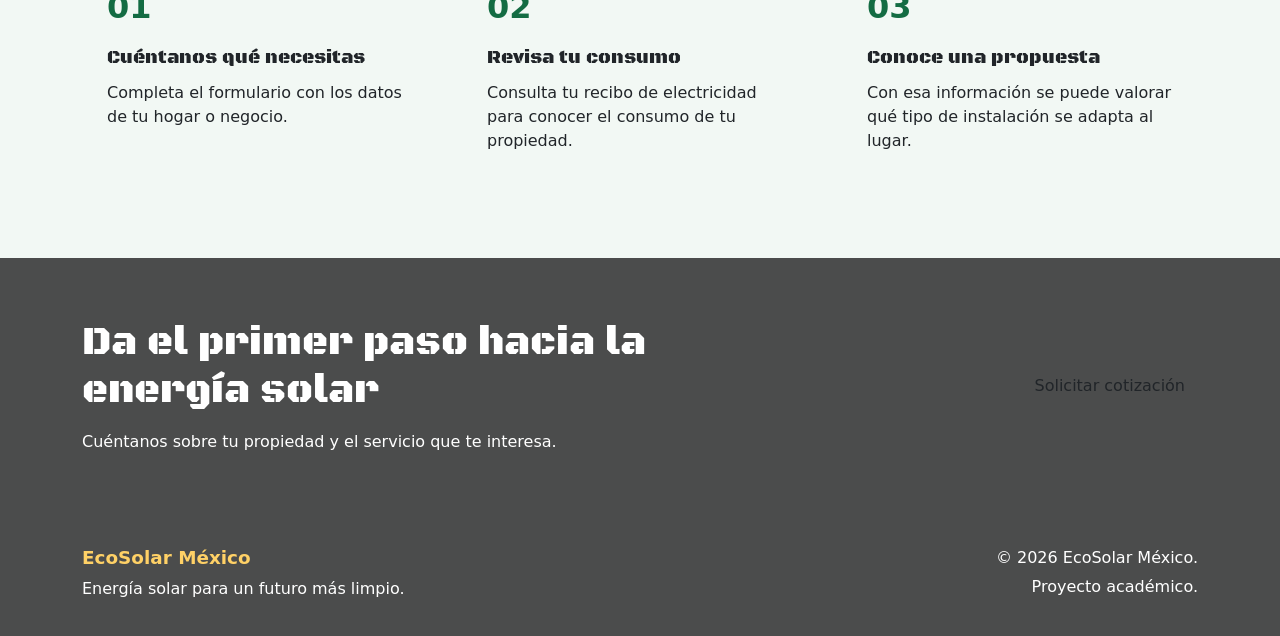
<file: servicios.html>
<!DOCTYPE html>
<html lang="es">
<head>
    <meta charset="UTF-8">
    <meta name="viewport" content="width=device-width, initial-scale=1.0">
    <meta name="author" content="Pavel Joel Angeles Mendoza">
    <meta name="description" content="EcoSolar México: paneles solares y cuidado del medio ambiente.">
    <title>Inicio | EcoSolar México</title>
    <link rel="stylesheet" href="css/estilos.css">
    <link rel="preconnect" href="https://fonts.googleapis.com">
    <link rel="preconnect" href="https://fonts.gstatic.com" crossorigin>
    <link href="https://fonts.googleapis.com/css2?family=Poppins:wght@400;500;600;700&display=swap" rel="stylesheet">
    <link href="https://cdn.jsdelivr.net/npm/bootstrap@5.3.3/dist/css/bootstrap.min.css" rel="stylesheet">
    <link rel="preconnect" href="https://fonts.googleapis.com">
    <link rel="preconnect" href="https://fonts.gstatic.com" crossorigin>
    <link href="https://fonts.googleapis.com/css2?family=Black+Ops+One&family=Isometra&family=Oswald:wght@200..700&display=swap" rel="stylesheet">
</head>
<body>
    <header class="encabezado">
    <nav class="navbar navbar-expand-lg" aria-label="Navegación principal">
        <div class="container">

          
            <a class="navbar-brand marca" href="index.html">
             <img
                src="img/Captura de pantalla 2026-10-27 155059.png"
                class="logo"
                alt="Logo de EcoSolar México">
             <span>EcoSolar México</span>
            </a>

           
            <button  type="button"class="boton-modo"id="botonModo"aria-pressed="false">Modo oscuro/button>

                  
    <button
        class="navbar-toggler"
        type="button"
        data-bs-toggle="collapse"
        data-bs-target="#menuPrincipal"
        aria-controls="menuPrincipal"
        aria-expanded="false"
        aria-label="Abrir o cerrar menú">

     <span class="navbar-toggler-icon"></span>
    </button>
            <div class="collapse navbar-collapse" id="menuPrincipal">
                <ul class="navbar-nav ms-auto align-items-lg-center">
                    <li class="nav-item">
                        <a class="nav-link" href="index.html">
                            Inicio
                        </a>
                    </li>

                    <li class="nav-item">
                        <a class="nav-link" href="nosotros.html">
                            Nosotros
                        </a>
                    </li>

                    <li class="nav-item">
                        <a class="nav-link" href="servicios.html">
                            Servicios
                        </a>
                    </li>

                    <li class="nav-item">
                        <a class="nav-link" href="impacto.html">
                            Impacto ambiental
                        </a>
                    </li>

                    <li class="nav-item">
                        <a class="nav-link" href="cotizacion.html">
                            Cotización
                        </a>
                    </li>
                </ul>
            </div>

        </div>
    </nav>
</header>

    <main>
    <section class="pagina-encabezado">
        <div class="container">
            <p class="etiqueta-seccion">SOLUCIONES CON ENERGÍA SOLAR</p>

            <h1>Servicios para aprovechar la energía del sol</h1>

            <p>
                Conoce las opciones que proponemos para hogares,
                negocios y el cuidado de instalaciones solares.
            </p>
        </div>
    </section>

    
    <section class="servicios-seccion">
        <div class="container">

            <div class="encabezado-seccion">
                <p class="etiqueta-seccion">NUESTROS SERVICIOS</p>
                <h2>Una solución para cada espacio</h2>
                <p>
                    Cada propiedad tiene necesidades diferentes.
                    Por eso, el primer paso es conocer tu consumo
                    y las características del lugar.
                </p>
            </div>

            <div class="row g-4">

                
                <div class="col-12 col-md-6 col-lg-4">
                    <article class="tarjeta-servicio">
                          <img src="img/d8786dec726c5fb15a66a74c75a04124.jpg"class="imagen-card"  alt="Instalación de paneles solares en una casa"loading="lazy">

                        <h3>Instalación para hogares</h3>

                        <p>
                            Una propuesta de paneles solares para casas,
                            considerando el espacio disponible y el
                            consumo de electricidad.
                        </p>

                        <ul>
                            <li>Revisión de necesidades.</li>
                            <li>Propuesta para el hogar.</li>
                            <li>Orientación sobre el sistema.</li>
                        </ul>

                        <a href="cotizacion.html" class="enlace-servicio">
                            Solicitar información
                        </a>
                    </article>
                </div>

               
                <div class="col-12 col-md-6 col-lg-4">
                    <article class="tarjeta-servicio">
                          <img src="img/seri.jpg"class="imagen-card"  alt="Instalación de paneles solares en una casa"loading="lazy">

                        <h3>Instalación para negocios</h3>

                        <p>
                            Una alternativa para comercios interesados
                            en aprovechar la energía solar en sus
                            actividades diarias.
                        </p>

                        <ul>
                            <li>Revisión del consumo eléctrico.</li>
                            <li>Propuesta para el negocio.</li>
                            <li>Orientación sobre el sistema.</li>
                        </ul>

                        <a href="cotizacion.html" class="enlace-servicio">
                            Solicitar información
                        </a>
                    </article>
                </div>

                <div class="col-12 col-md-6 col-lg-4">
                    <article class="tarjeta-servicio">
                        <img src="img/confi.jpg"class="imagen-card"  alt="Instalación de paneles solares en una casa"loading="lazy">

                        <h3>Mantenimiento</h3>

                        <p>
                            Información sobre el cuidado y la revisión
                            de los componentes de una instalación solar.
                        </p>

                        <ul>
                            <li>Revisión general del sistema.</li>
                            <li>Orientación para la limpieza.</li>
                            <li>Seguimiento de necesidades.</li>
                        </ul>

                        <a href="cotizacion.html" class="enlace-servicio">
                            Solicitar información
                        </a>
                    </article>
                </div>

            </div>
        </div>
    </section>

    <section class="proceso-servicio">
        <div class="container">

            <div class="encabezado-seccion">
                <p class="etiqueta-seccion">¿CÓMO FUNCIONA?</p>
                <h2>Comienza en tres pasos</h2>
            </div>

            <div class="row g-4">

                <div class="col-12 col-md-4">
                    <article class="paso-servicio">
                        <span class="numero-paso">01</span>
                        <h3>Cuéntanos qué necesitas</h3>
                        <p>
                            Completa el formulario con los datos de tu
                            hogar o negocio.
                        </p>
                    </article>
                </div>

                <div class="col-12 col-md-4">
                    <article class="paso-servicio">
                        <span class="numero-paso">02</span>
                        <h3>Revisa tu consumo</h3>
                        <p>
                            Consulta tu recibo de electricidad para
                            conocer el consumo de tu propiedad.
                        </p>
                    </article>
                </div>

                <div class="col-12 col-md-4">
                    <article class="paso-servicio">
                        <span class="numero-paso">03</span>
                        <h3>Conoce una propuesta</h3>
                        <p>
                            Con esa información se puede valorar qué
                            tipo de instalación se adapta al lugar.
                        </p>
                    </article>
                </div>

            </div>
        </div>
    </section>

    <section class="invitacion">
        <div class="container">
            <div class="row align-items-center g-4">

                <div class="col-12 col-lg-8">
                    <h2>Da el primer paso hacia la energía solar</h2>
                    <p>
                        Cuéntanos sobre tu propiedad y el servicio
                        que te interesa.
                    </p>
                </div>

                <div class="col-12 col-lg-4 text-lg-end">
                    <a href="cotizacion.html" class="btn btn-amarillo">
                        Solicitar cotización
                    </a>
                </div>

            </div>
        </div>
    </section>
</main>

    <footer class="pie-pagina">
    <div class="container">
        <div class="row align-items-center">

            <div class="col-12 col-md-6 text-center text-md-start">
                <p class="nombre-pie">EcoSolar México</p>
                <p>Energía solar para un futuro más limpio.</p>
            </div>

            <div class="col-12 col-md-6 text-center text-md-end">
                <p>&copy; 2026 EcoSolar México.</p>
                <p>Proyecto académico.</p>
            </div>

        </div>
    </div>
    <script src="js/script.js" defer></script>

    <script src="https://cdn.jsdelivr.net/npm/bootstrap@5.3.3/dist/js/bootstrap.bundle.min.js"></script>
</body>
</html>
</file>
<file: css/estilos.css>
:root {
    --verde: #146c43;
    --azul: #4b4c4c;
    --amarillo: #ffd166;
    --blanco: #ffffff;
}

body {
    font-family: "Isometra", serif;
}


h1,
h2,
h3 {
    font-family: "Black Ops One", system-ui;
    font-weight: 400;
    font-style: normal;
}

.encabezado .marca,
.nav-link,
.btn,
.boton-modo {
    font-family: "Oswald", sans-serif;
    font-optical-sizing: auto;
    font-weight: 500;
    font-style: normal;
}

input,
select,
textarea {
    font-family: "Isometra", serif;
}
* {
    box-sizing: border-box;
}

body {
    margin: 0;
    min-height: 100vh;
    display: flex;
    flex-direction: column;
    font-family: "Poppins", sans-serif;
    background-color: var(--blanco);
    color: var(--azul);
    line-height: 1.7;
}

.encabezado {
    background-color: var(--blanco);
    border-bottom: 2px solid var(--verde);
}

.encabezado .navbar {
    padding: 15px 0;
}

.encabezado .marca {
    color: var(--verde);
    font-size: 1.25rem;
    font-weight: 700;
}

.encabezado .marca:hover {
    color: var(--azul);
}

.marca-sol {
    color: #9a6100;
    font-size: 1.5rem;
}

.encabezado .navbar-nav {
    gap: 8px;
}

.encabezado .nav-link {
    color: var(--azul);
    font-weight: 500;
}

.encabezado .nav-link:hover,
.encabezado .nav-link[aria-current="page"] {
    color: var(--verde);
    text-decoration: underline;
    text-underline-offset: 6px;
}

.encabezado .nav-link[aria-current="page"] {
    font-weight: 700;
}

.navbar-toggler:focus-visible {
    outline: 3px solid var(--azul);
    outline-offset: 3px;
}

.pie-pagina {
    padding: 30px 0;
    background-color: var(--azul);
    color: var(--blanco);
}

.pie-pagina p {
    margin-bottom: 5px;
}

.pie-pagina .nombre-pie {
    color: var(--amarillo);
    font-size: 1.15rem;
    font-weight: 700;
}

@media (max-width: 767px) {
    .pie-pagina .row {
        gap: 20px;
    }
}

main {
    flex: 1;
}

main.container {
    padding-top: 40px;
    padding-bottom: 40px;
}

h1,
h2,
h3 {
    line-height: 1.25;
    font-weight: 700;
}

h1 {
    margin-bottom: 20px;
    font-size: clamp(2rem, 5vw, 3.5rem);
}

p {
    margin-bottom: 20px;
}

main a {
    color: var(--verde);
    font-weight: 600;
    text-underline-offset: 4px;
}

main a:hover {
    color: var(--azul);
}

img {
    display: block;
    max-width: 100%;
    height: auto;
}

.btn-ecosolar {
    padding: 12px 24px;
    border: 2px solid var(--verde);
    border-radius: 8px;
    background-color: var(--verde);
    color: var(--blanco);
    font-weight: 600;
    text-decoration: none;
}

.btn-ecosolar:hover {
    border-color: var(--azul);
    background-color: var(--azul);
    color: var(--blanco);
}

.btn-amarillo {
    padding: 12px 24px;
    border: 2px solid var(--amarillo);
    border-radius: 8px;
    background-color: var(--amarillo);
    color: var(--azul);
    font-weight: 600;
    text-decoration: none;
}

.btn-amarillo:hover {
    border-color: var(--azul);
    background-color: var(--azul);
    color: var(--blanco);
}

a:focus-visible,
button:focus-visible,
input:focus-visible,
select:focus-visible,
textarea:focus-visible {
    outline: 3px solid var(--azul);
    outline-offset: 4px;
}

main.container {
    padding-top: 60px;
    padding-bottom: 60px;
} 

.portada {
    padding: 70px 0;
    background-color: #f2f8f4;
}

.etiqueta-portada,
.etiqueta-seccion {
    margin-bottom: 12px;
    color: var(--verde);
    font-size: 0.9rem;
    font-weight: 700;
    letter-spacing: 1px;
    text-transform: uppercase;
}

.portada h1 {
    max-width: 650px;
}

.texto-portada {
    max-width: 600px;
    font-size: 1.05rem;
}

.imagen-portada {
    width: 100%;
    height: 400px;
    border-radius: 16px;
    object-fit: cover;
}

.boton-secundario {
    padding: 12px 24px;
    border: 2px solid var(--verde);
    border-radius: 8px;
    background-color: transparent;
    color: var(--verde);
    font-weight: 600;
}

.boton-secundario:hover {
    border-color: var(--verde);
    background-color: var(--verde);
    color: var(--blanco);
}

.beneficios {
    padding: 80px 0;
}

.encabezado-seccion {
    max-width: 700px;
    margin: 0 auto 40px;
    text-align: center;
}

.encabezado-seccion h2,
.invitacion h2 {
    margin-bottom: 16px;
    font-size: clamp(1.8rem, 4vw, 2.5rem);
}

.tarjeta-beneficio {
    height: 100%;
    padding: 30px;
    border: 1px solid #dbe8df;
    border-radius: 12px;
    background-color: var(--blanco);
    box-shadow: 0 5px 18px rgba(18, 52, 74, 0.07);
}

.icono-beneficio {
    display: inline-block;
    margin-bottom: 16px;
    color: var(--verde);
    font-size: 2rem;
    line-height: 1;
}

.tarjeta-beneficio h3 {
    margin-bottom: 12px;
    font-size: 1.25rem;
}

.tarjeta-beneficio p {
    margin-bottom: 0;
}

.invitacion {
    padding: 60px 0;
    background-color: var(--azul);
    color: var(--blanco);
}

.invitacion p {
    max-width: 700px;
    margin-bottom: 0;
}

@media (max-width: 767px) {
    .portada {
        padding: 50px 0;
    }

    .imagen-portada {
        height: 280px;
    }

    .beneficios {
        padding: 60px 0;
    }
}
/* Encabezado interior de las páginas */
.pagina-encabezado {
    padding: 70px 0;
    background-color: #f2f8f4;
}

.pagina-encabezado h1 {
    max-width: 850px;
}

.pagina-encabezado p:last-child {
    max-width: 700px;
    margin-bottom: 0;
    font-size: 1.05rem;
}

/* Página nosotros */
.nosotros-seccion {
    padding: 80px 0;
}

.nosotros-seccion h2 {
    margin-bottom: 20px;
    font-size: clamp(1.8rem, 4vw, 2.5rem);
}

.imagen-nosotros {
    width: 100%;
    height: 400px;
    border-radius: 16px;
    object-fit: cover;
}

/* Misión y visión */
.mision-vision {
    padding: 80px 0;
    background-color: #f2f8f4;
}

.tarjeta-proposito {
    height: 100%;
    padding: 30px;
    border-radius: 12px;
    background-color: var(--blanco);
    box-shadow: 0 5px 18px rgba(18, 52, 74, 0.07);
}

.icono-proposito {
    display: inline-block;
    margin-bottom: 15px;
    color: var(--verde);
    font-size: 2rem;
    line-height: 1;
}

.tarjeta-proposito h3,
.tarjeta-valor h3 {
    margin-bottom: 12px;
    font-size: 1.3rem;
}

.tarjeta-proposito p,
.tarjeta-valor p {
    margin-bottom: 0;
}

/* Valores */
.valores {
    padding: 80px 0;
}

.tarjeta-valor {
    height: 100%;
    padding: 30px;
    border: 1px solid #dbe8df;
    border-top: 4px solid var(--verde);
    border-radius: 12px;
    background-color: var(--blanco);
}

/* Ajustes para celular */
@media (max-width: 767px) {
    .pagina-encabezado {
        padding: 50px 0;
    }

    .nosotros-seccion,
    .mision-vision,
    .valores {
        padding: 60px 0;
    }

    .imagen-nosotros {
        height: 280px;
    }
}

/* Página de servicios */
.servicios-seccion {
    padding: 80px 0;
}

.tarjeta-servicio {
    display: flex;
    flex-direction: column;
    height: 100%;
    padding: 30px;
    border: 1px solid #dbe8df;
    border-radius: 12px;
    background-color: var(--blanco);
    box-shadow: 0 5px 18px rgba(18, 52, 74, 0.07);
}

.icono-servicio {
    display: inline-block;
    margin-bottom: 18px;
    color: var(--verde);
    font-size: 2.2rem;
    line-height: 1;
}

.tarjeta-servicio h3 {
    margin-bottom: 15px;
    font-size: 1.3rem;
}

.tarjeta-servicio ul {
    padding-left: 20px;
    margin-bottom: 24px;
}

.tarjeta-servicio li {
    margin-bottom: 8px;
}

.enlace-servicio {
    margin-top: auto;
    color: var(--verde);
    font-weight: 600;
    text-decoration: underline;
    text-underline-offset: 4px;
}

.enlace-servicio:hover {
    color: var(--azul);
}

.proceso-servicio {
    padding: 80px 0;
    background-color: #f2f8f4;
}

.paso-servicio {
    height: 100%;
    padding: 25px;
}

.numero-paso {
    display: inline-block;
    margin-bottom: 15px;
    color: var(--verde);
    font-size: 2rem;
    font-weight: 700;
}

.paso-servicio h3 {
    margin-bottom: 12px;
    font-size: 1.2rem;
}

.paso-servicio p {
    margin-bottom: 0;
}

@media (max-width: 767px) {
    .servicios-seccion,
    .proceso-servicio {
        padding: 60px 0;
    }

    .paso-servicio {
        padding: 15px;
    }
}

.impacto-seccion {
    padding: 80px 0;
}

.impacto-seccion h2 {
    margin-bottom: 20px;
    font-size: clamp(1.8rem, 4vw, 2.5rem);
}

.imagen-impacto {
    width: 100%;
    height: 400px;
    border-radius: 16px;
    object-fit: cover;
}


.impacto-beneficios {
    padding: 80px 0;
    background-color: #f2f8f4;
}

.tarjeta-impacto {
    height: 100%;
    padding: 30px;
    border-radius: 12px;
    background-color: var(--blanco);
    box-shadow: 0 5px 18px rgba(18, 52, 74, 0.07);
}

.icono-impacto {
    display: inline-block;
    margin-bottom: 16px;
    color: var(--verde);
    font-size: 2rem;
    line-height: 1;
}

.tarjeta-impacto h3,
.tarjeta-consejo h3 {
    margin-bottom: 12px;
    font-size: 1.25rem;
}

.tarjeta-impacto p,
.tarjeta-consejo p {
    margin-bottom: 0;
}

.consejos {
    padding: 80px 0;
}

.tarjeta-consejo {
    height: 100%;
    padding: 25px;
    border: 1px solid #dbe8df;
    border-left: 4px solid var(--verde);
    border-radius: 10px;
    background-color: var(--blanco);
}

@media (max-width: 767px) {
    .impacto-seccion,
    .impacto-beneficios,
    .consejos {
        padding: 60px 0;
    }

    .imagen-impacto {
        height: 280px;
    }
}

.cotizacion-seccion {
    padding: 80px 0;
}

.informacion-cotizacion h2,
.formulario-cotizacion h2 {
    margin-bottom: 20px;
    font-size: 1.8rem;
}

.informacion-cotizacion h3 {
    margin-top: 30px;
    margin-bottom: 15px;
    font-size: 1.15rem;
}

.informacion-cotizacion ul {
    padding-left: 20px;
}

.informacion-cotizacion li {
    margin-bottom: 10px;
}

.nota-cotizacion {
    padding: 18px;
    border-left: 4px solid var(--verde);
    border-radius: 6px;
    background-color: #f2f8f4;
}

.formulario-cotizacion {
    padding: 35px;
    border: 1px solid #dbe8df;
    border-radius: 12px;
    background-color: var(--blanco);
    box-shadow: 0 5px 18px rgba(18, 52, 74, 0.07);
}

.formulario-cotizacion .form-label {
    color: var(--azul);
    font-weight: 600;
}

.formulario-cotizacion .form-control,
.formulario-cotizacion .form-select {
    min-height: 48px;
    border: 1px solid #aabbb0;
    border-radius: 8px;
}

.formulario-cotizacion textarea.form-control {
    min-height: 120px;
}

.formulario-cotizacion .form-control:focus,
.formulario-cotizacion .form-select:focus {
    border-color: var(--verde);
    box-shadow: 0 0 0 0.2rem rgba(20, 108, 67, 0.2);
}

.aviso-formulario {
    margin: 8px 0 0;
    padding: 15px;
    border-radius: 8px;
    background-color: #f2f8f4;
    font-size: 0.9rem;
}
@media (max-width: 767px) {
    .cotizacion-seccion {
        padding: 60px 0;
    }

    .formulario-cotizacion {
        padding: 22px;
    }
}
.mensaje-exito,
.mensaje-error {
    padding: 15px;
    border-radius: 8px;
    font-weight: 500;
}

.mensaje-exito {
    border: 1px solid #146c43;
    background-color: #e7f4eb;
    color: #14532d;
}

.mensaje-error {
    border: 1px solid #b42318;
    background-color: #fff0ef;
    color: #912018;
}
/* Logo */
.encabezado .marca {
    display: inline-flex;
    align-items: center;
    gap: 10px;
}

.logo {
    width: 48px;
    height: 48px;
    object-fit: contain;
}

/* Botón de modo oscuro */
.boton-modo {
    padding: 8px 12px;
    border: 1px solid var(--verde);
    border-radius: 8px;
    background-color: transparent;
    color: var(--verde);
    font-size: 0.85rem;
    font-weight: 600;
    cursor: pointer;
}

.boton-modo:hover {
    background-color: var(--verde);
    color: var(--blanco);
}

/* Mejoras de las cards */
.tarjeta-beneficio,
.tarjeta-proposito,
.tarjeta-valor,
.tarjeta-servicio,
.tarjeta-impacto,
.tarjeta-consejo {
    transition:
        transform 0.3s ease,
        box-shadow 0.3s ease,
        border-color 0.3s ease;
}

.tarjeta-beneficio:hover,
.tarjeta-proposito:hover,
.tarjeta-valor:hover,
.tarjeta-servicio:hover,
.tarjeta-impacto:hover,
.tarjeta-consejo:hover {
    transform: translateY(-8px);
    border-color: var(--verde);
    box-shadow: 0 12px 25px rgba(18, 52, 74, 0.16);
}

/* Efecto al pasar el mouse sobre las imágenes */
.imagen-portada,
.imagen-nosotros,
.imagen-impacto {
    transition:
        transform 0.3s ease,
        box-shadow 0.3s ease,
        filter 0.3s ease;
}

.imagen-portada:hover,
.imagen-nosotros:hover,
.imagen-impacto:hover {
    transform: scale(1.03);
    box-shadow: 0 12px 25px rgba(18, 52, 74, 0.3);
    filter: brightness(1.08);
}

/* Modo oscuro */
body.modo-oscuro {
    background-color: #101820;
    color: #edf5f0;
}

.modo-oscuro .encabezado {
    background-color: #17242c;
    border-bottom-color: #68c99a;
}

.modo-oscuro .encabezado .marca,
.modo-oscuro .encabezado .nav-link,
.modo-oscuro .etiqueta-portada,
.modo-oscuro .etiqueta-seccion,
.modo-oscuro .icono-beneficio,
.modo-oscuro .icono-proposito,
.modo-oscuro .icono-servicio,
.modo-oscuro .icono-impacto,
.modo-oscuro .numero-paso,
.modo-oscuro .enlace-servicio {
    color: #8fe0b6;
}

.modo-oscuro .encabezado .nav-link:hover,
.modo-oscuro .encabezado .nav-link[aria-current="page"] {
    color: #ffffff;
}

/* Icono del menú móvil */
.modo-oscuro .navbar-toggler {
    background-color: #edf5f0;
}

.modo-oscuro .boton-modo {
    border-color: #8fe0b6;
    color: #edf5f0;
}

.modo-oscuro .boton-modo:hover {
    background-color: #8fe0b6;
    color: #101820;
}

/* Fondos de las secciones */
.modo-oscuro .portada,
.modo-oscuro .pagina-encabezado,
.modo-oscuro .mision-vision,
.modo-oscuro .proceso-servicio,
.modo-oscuro .impacto-beneficios {
    background-color: #1b2d34;
}

/* Fondos de las cards */
.modo-oscuro .tarjeta-beneficio,
.modo-oscuro .tarjeta-proposito,
.modo-oscuro .tarjeta-valor,
.modo-oscuro .tarjeta-servicio,
.modo-oscuro .tarjeta-impacto,
.modo-oscuro .tarjeta-consejo,
.modo-oscuro .formulario-cotizacion {
    border-color: #476354;
    background-color: #22343b;
    color: #edf5f0;
}

.modo-oscuro .nota-cotizacion,
.modo-oscuro .aviso-formulario {
    background-color: #22343b;
    color: #edf5f0;
}

.modo-oscuro .formulario-cotizacion .form-label,
.modo-oscuro .formulario-cotizacion .form-text {
    color: #edf5f0;
}

.modo-oscuro .boton-secundario {
    border-color: #8fe0b6;
    color: #8fe0b6;
}

.modo-oscuro .boton-secundario:hover {
    background-color: #8fe0b6;
    color: #101820;
}

@media (max-width: 575px) {
    .logo {
        width: 38px;
        height: 38px;
    }

    .encabezado .marca {
        font-size: 1rem;
    }

    .boton-modo {
        padding: 6px 8px;
        font-size: 0.75rem;
    }
}

@media (prefers-reduced-motion: reduce) {
    .tarjeta-beneficio,
    .tarjeta-proposito,
    .tarjeta-valor,
    .tarjeta-servicio,
    .tarjeta-impacto,
    .tarjeta-consejo,
    .imagen-portada,
    .imagen-nosotros,
    .imagen-impacto {
        transition: none;
    }
}

/* ===== Mejoras: accesibilidad y formulario ===== */
html {
    scroll-behavior: smooth;
}

.salto-contenido {
    position: absolute;
    top: -60px;
    left: 12px;
    z-index: 2000;
    padding: 10px 16px;
    border-radius: 8px;
    background-color: var(--azul);
    color: var(--blanco);
    font-weight: 600;
}

.salto-contenido:focus {
    top: 12px;
    color: var(--blanco);
}

.formulario-cotizacion .form-control.is-invalid,
.formulario-cotizacion .form-select.is-invalid {
    border-color: #b42318;
}

.formulario-cotizacion .form-control.is-valid,
.formulario-cotizacion .form-select.is-valid {
    border-color: var(--verde);
}

.formulario-cotizacion .invalid-feedback {
    color: #b42318;
    font-weight: 500;
}

.modo-oscuro .formulario-cotizacion .invalid-feedback {
    color: #ff9e97;
}

.modo-oscuro .invitacion {
    background-color: #0b2433;
}

@media (prefers-reduced-motion: reduce) {
    html {
        scroll-behavior: auto;
    }

    .imagen-portada:hover,
    .imagen-nosotros:hover,
    .imagen-impacto:hover,
    .tarjeta-beneficio:hover,
    .tarjeta-proposito:hover,
    .tarjeta-valor:hover,
    .tarjeta-servicio:hover,
    .tarjeta-impacto:hover,
    .tarjeta-consejo:hover {
        transform: none;
    }
}

.imagen-card {
    display: block;
    width: 100%;
    height: 190px;
    margin-bottom: 20px;
    border-radius: 8px;
    object-fit: cover;
    transition:
        transform 0.3s ease,
        box-shadow 0.3s ease;
}

.imagen-card:hover {
    transform: scale(1.03);
    box-shadow: 0 8px 18px rgba(0, 0, 0, 0.2);
}

@media (prefers-reduced-motion: reduce) {
    .imagen-card {
        transition: none;
    }

    .imagen-card:hover {
        transform: none;
    }
}
</file>
